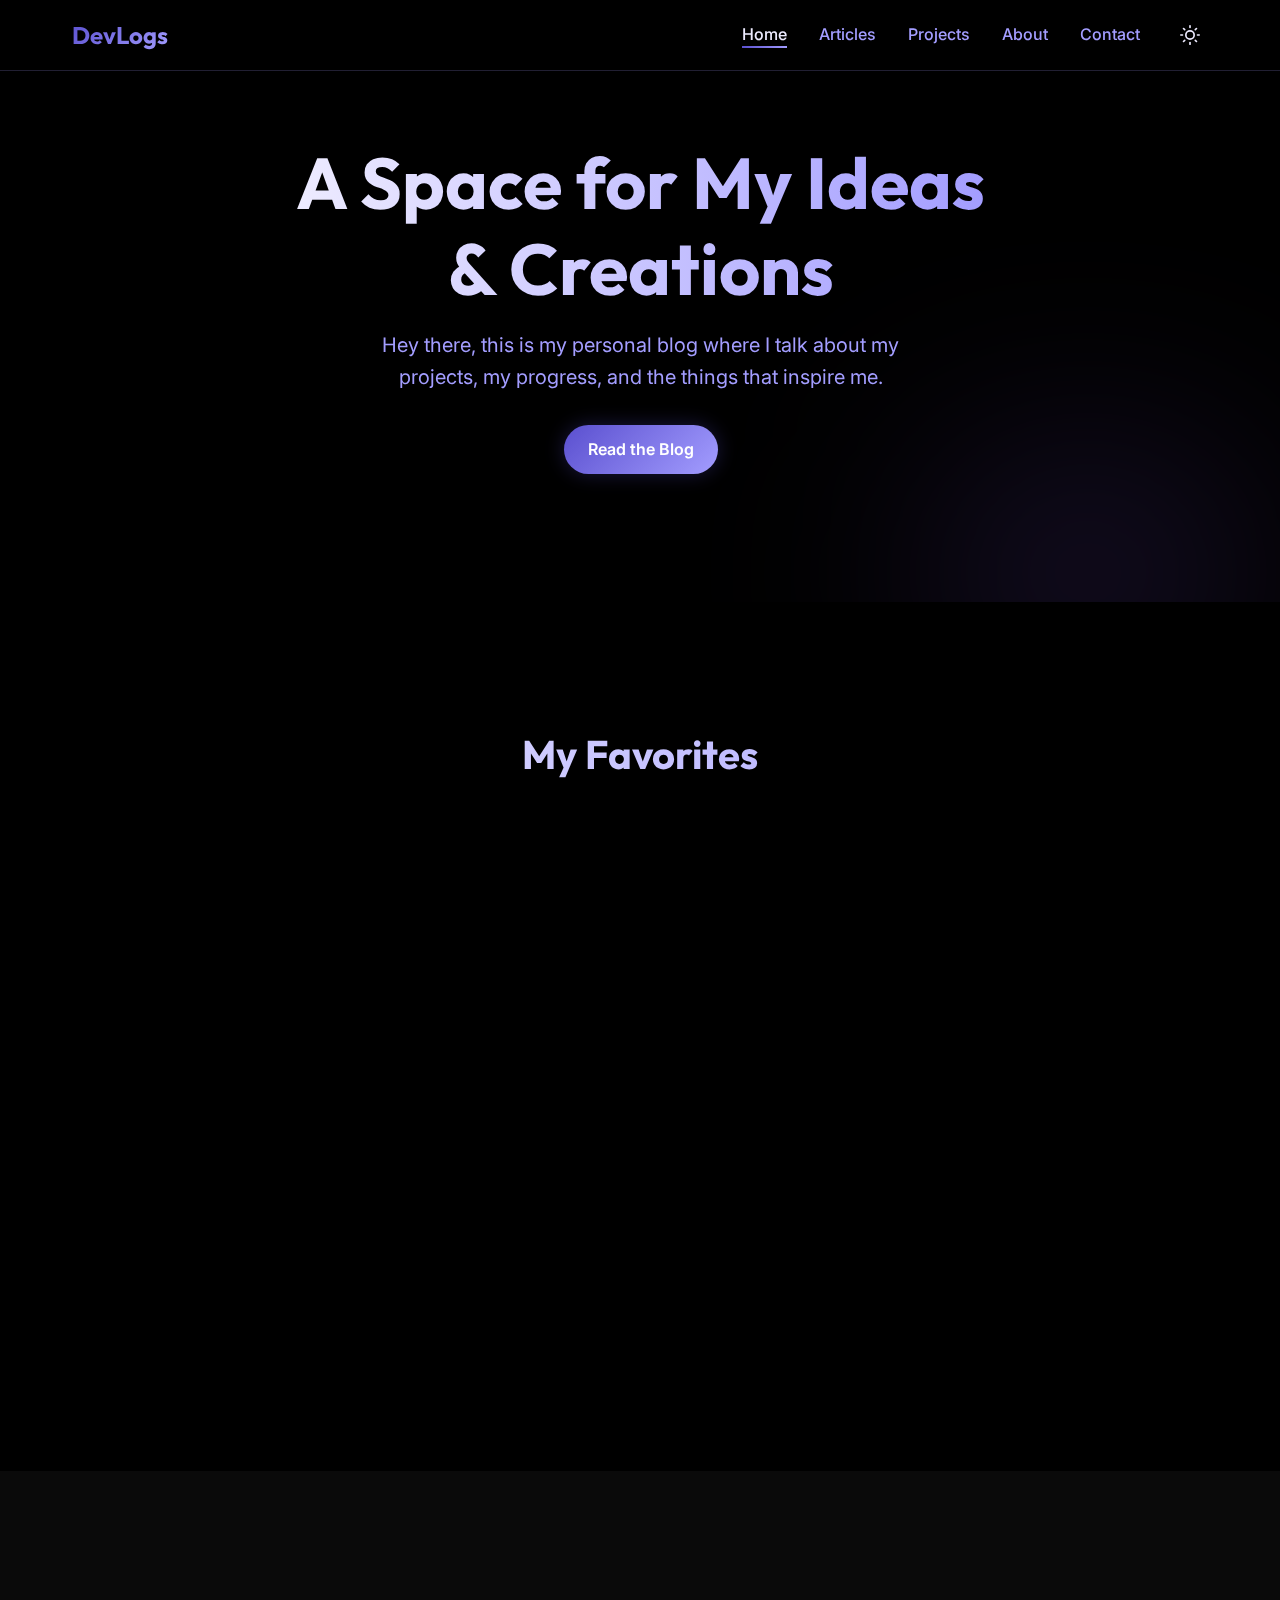
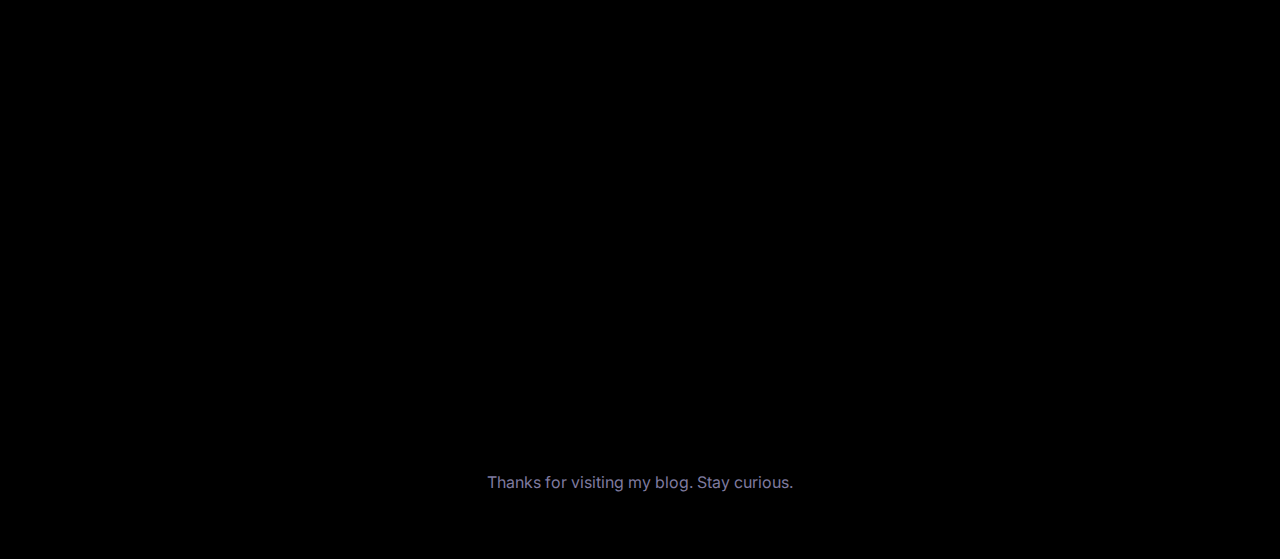
<file: index.html>
<!DOCTYPE html>
<html lang="en">

<head>
    <meta charset="UTF-8">
    <meta name="viewport" content="width=device-width, initial-scale=1.0">
    <title>DevLogs</title>
    <meta name="description"
        content="A personal space for sharing thoughts, tutorials, and ideas on technology and design.">

    <!-- Fonts -->
    <link rel="preconnect" href="https://fonts.googleapis.com">
    <link rel="preconnect" href="https://fonts.gstatic.com" crossorigin>
    <link href="https://fonts.googleapis.com/css2?family=Inter:wght@400;500;600&family=Outfit:wght@500;700&display=swap"
        rel="stylesheet">

    <!-- Styles -->
    <link rel="stylesheet" href="css/style.css">
</head>

<body>
    <!-- Navbar -->
    <nav class="navbar">
        <div class="container nav-container">
            <a href="index.html" class="logo">DevLogs</a>
            <button class="mobile-menu-btn" aria-label="Toggle Menu">☰</button>
            <ul class="nav-links">
                <li><a href="index.html" class="nav-link active">Home</a></li>
                <li><a href="blog.html" class="nav-link">Articles</a></li>
                <li><a href="projects.html" class="nav-link">Projects</a></li>
                <li><a href="index.html#about" class="nav-link">About</a></li>
                <li><a href="index.html#contact" class="nav-link">Contact</a></li>
                <li><button id="theme-toggle" class="theme-toggle" aria-label="Toggle Dark Mode"><svg
                            xmlns="http://www.w3.org/2000/svg" viewBox="0 0 24 24">
                            <circle cx="12" cy="12" r="5" />
                            <line x1="12" y1="1" x2="12" y2="3" />
                            <line x1="12" y1="21" x2="12" y2="23" />
                            <line x1="4.22" y1="4.22" x2="5.64" y2="5.64" />
                            <line x1="18.36" y1="18.36" x2="19.78" y2="19.78" />
                            <line x1="1" y1="12" x2="3" y2="12" />
                            <line x1="21" y1="12" x2="23" y2="12" />
                            <line x1="4.22" y1="19.78" x2="5.64" y2="18.36" />
                            <line x1="18.36" y1="5.64" x2="19.78" y2="4.22" />
                        </svg></button></li>
            </ul>
        </div>
    </nav>

    <!-- Hero -->
    <header class="hero">
        <div class="container hero-content reveal-squeeze">
            <h1>A Space for My Ideas<br>& Creations</h1>
            <p>Hey there, this is my personal blog where I talk about my projects, my progress,
                and the things that inspire me.</p>
            <a href="blog.html" class="btn btn-primary">Read the Blog</a>
        </div>
    </header>

    <main>
        <!-- Featured Posts -->
        <section class="featured">
            <div class="container">
                <h2 class="section-title reveal-squeeze">My Favorites</h2>
                <div class="grid">
                    <!-- Post 1 -->
                    <article class="card reveal-squeeze">
                        <div class="card-image" style="background: linear-gradient(135deg, #3b82f6, #1d4ed8);"></div>
                        <div class="card-content">
                            <div class="card-date">Oct 24, 2023</div>
                            <h3 class="card-title">The Future of Web Design</h3>
                            <p class="card-excerpt">Exploring the latest trends in UI/UX, from glassmorphism to bento
                                grids, and how to implement them effectively.</p>
                            <a href="post.html" class="card-link">Read Article &rarr;</a>
                        </div>
                    </article>

                    <!-- Post 2 -->
                    <article class="card reveal-squeeze">
                        <div class="card-image" style="background: linear-gradient(135deg, #8b5cf6, #6d28d9);"></div>
                        <div class="card-content">
                            <div class="card-date">Oct 10, 2023</div>
                            <h3 class="card-title">Mastering CSS Grid</h3>
                            <p class="card-excerpt">A deep dive into modern layout techniques. Say goodbye to floats and
                                hello to two-dimensional layouts.</p>
                            <a href="post.html" class="card-link">Read Article &rarr;</a>
                        </div>
                    </article>

                    <!-- Post 3 -->
                    <article class="card reveal-squeeze">
                        <div class="card-image" style="background: linear-gradient(135deg, #10b981, #059669);"></div>
                        <div class="card-content">
                            <div class="card-date">Sep 28, 2023</div>
                            <h3 class="card-title">Why I Switched to Linux</h3>
                            <p class="card-excerpt">My personal journey moving from Windows to a custom Arch Linux setup
                                for development.</p>
                            <a href="post.html" class="card-link">Read Article &rarr;</a>
                        </div>
                    </article>
                </div>
            </div>
        </section>

        <!-- About Section -->
        <section id="about" class="about">
            <div class="container">
                <div class="about-grid reveal-squeeze">
                    <div class="about-content">
                        <h2 class="section-title" style="text-align: left; margin-bottom: var(--spacing-sm);">About Me
                        </h2>
                        <p class="about-text">
                            Hey! I'm Zaid, a Computer Science student who loves building practical things with code. 
                            I'm currently exploring web development, cloud computing, and AI, and I use this blog to document what I learn along the way.
                        </p>
                        <p class="about-text">
                            I enjoy breaking down concepts into simple explanations, trying small projects, and sharing the mistakes and wins that happen in between.
                            If you're also learning or just curious about tech, you're in the right place.
                        </p>
                        <div class="skills">
                            <span class="skill-tag">Python</span>
                            <span class="skill-tag">AI/ML</span>
                            <span class="skill-tag">Web Dev</span>
                            <span class="skill-tag">Cloud Computing</span>
                            <span class="skill-tag">Node.js</span>
                        </div>
                    </div>
                    <div class="about-image">
                        <div class="image-placeholder"></div>
                    </div>
                </div>
            </div>
        </section>

        <!-- Contact Section -->
        <section id="contact" class="contact">
            <div class="container">
                <h2 class="section-title reveal-squeeze">Get In Touch</h2>
                <div class="contact-wrapper reveal-squeeze">
                    <form class="contact-form" action="https://formspree.io/f/xeobbevo" method="POST">
                        <div class="form-group">
                            <label for="name">Name</label>
                            <input type="text" id="name" name="name" placeholder="Your Name">
                        </div>
                        <div class="form-group">
                            <label for="email">Email</label>
                            <input type="email" id="email" name="email" placeholder="your@email.com">
                        </div>
                        <div class="form-group">
                            <label for="message">Message</label>
                            <textarea id="message" rows="5" placeholder="Say hello..."></textarea>
                        </div>
                        <button type="submit" class="btn btn-primary" style="width: 100%;">Send Message</button>
                    </form>
                </div>
            </div>
        </section>
    </main>

    <!-- Footer -->
    <footer class="footer">
        <div class="container">
            <div class="social-links">
                <a href="https://github.com/zaidnfs" target="_blank" class="social-icon" aria-label="GitHub">
                    <svg xmlns="http://www.w3.org/2000/svg" viewBox="0 0 24 24">
                        <path
                            d="M12 0c-6.626 0-12 5.373-12 12 0 5.302 3.438 9.8 8.207 11.387.599.111.793-.261.793-.577v-2.234c-3.338.726-4.033-1.416-4.033-1.416-.546-1.387-1.333-1.756-1.333-1.756-1.089-.745.083-.729.083-.729 1.205.084 1.839 1.237 1.839 1.237 1.07 1.834 2.807 1.304 3.492.997.107-.775.418-1.305.762-1.604-2.665-.305-5.467-1.334-5.467-5.931 0-1.311.469-2.381 1.236-3.221-.124-.303-.535-1.524.117-3.176 0 0 1.008-.322 3.301 1.23.957-.266 1.983-.399 3.003-.404 1.02.005 2.047.138 3.006.404 2.291-1.552 3.297-1.23 3.297-1.23.653 1.653.242 2.874.118 3.176.77.84 1.235 1.911 1.235 3.221 0 4.609-2.807 5.624-5.479 5.921.43.372.823 1.102.823 2.222v3.293c0 .319.192.694.801.576 4.765-1.589 8.199-6.086 8.199-11.386 0-6.627-5.373-12-12-12z" />
                    </svg>
                </a>
                <a href="https://www.linkedin.com/in/zaidalam-cloud-ai" target="_blank" class="social-icon" aria-label="LinkedIn">
                    <svg xmlns="http://www.w3.org/2000/svg" viewBox="0 0 24 24">
                        <path
                            d="M19 0h-14c-2.761 0-5 2.239-5 5v14c0 2.761 2.239 5 5 5h14c2.762 0 5-2.239 5-5v-14c0-2.761-2.238-5-5-5zm-11 19h-3v-11h3v11zm-1.5-12.268c-.966 0-1.75-.79-1.75-1.764s.784-1.764 1.75-1.764 1.75.79 1.75 1.764-.783 1.764-1.75 1.764zm13.5 12.268h-3v-5.604c0-3.368-4-3.113-4 0v5.604h-3v-11h3v1.765c1.396-2.586 7-2.777 7 2.476v6.759z" />
                    </svg>
                </a>
                <a href="https://www.instagram.com/za.id_al.am" target="_blank" class="social-icon" aria-label="Instagram">
                    <svg xmlns="http://www.w3.org/2000/svg" viewBox="0 0 24 24">
                        <path
                            d="M12 2.163c3.204 0 3.584.012 4.85.07 3.252.148 4.771 1.691 4.919 4.919.058 1.265.069 1.645.069 4.849 0 3.205-.012 3.584-.069 4.849-.149 3.225-1.664 4.771-4.919 4.919-1.266.058-1.644.069-4.85.069-3.204 0-3.584-.012-4.849-.069-3.26-.149-4.771-1.699-4.919-4.92-.058-1.265-.07-1.644-.07-4.849 0-3.204.013-3.583.07-4.849.149-3.227 1.664-4.771 4.919-4.919 1.266-.057 1.645-.069 4.849-.069zm0-2.163c-3.259 0-3.667.014-4.947.072-4.358.2-6.78 2.618-6.98 6.98-.059 1.281-.073 1.689-.073 4.948 0 3.259.014 3.668.072 4.948.2 4.358 2.618 6.78 6.98 6.98 1.281.058 1.689.072 4.948.072 3.259 0 3.668-.014 4.948-.072 4.354-.2 6.782-2.618 6.979-6.98.059-1.28.073-1.689.073-4.948 0-3.259-.014-3.667-.072-4.947-.196-4.354-2.617-6.78-6.979-6.98-1.281-.059-1.69-.073-4.949-.073zm0 5.838c-3.403 0-6.162 2.759-6.162 6.162s2.759 6.163 6.162 6.163 6.162-2.759 6.162-6.163c0-3.403-2.759-6.162-6.162-6.162zm0 10.162c-2.209 0-4-1.79-4-4 0-2.209 1.791-4 4-4s4 1.791 4 4c0 2.21-1.791 4-4 4zm6.406-11.845c-.796 0-1.441.645-1.441 1.44s.645 1.44 1.441 1.44c.795 0 1.439-.645 1.439-1.44s-.644-1.44-1.439-1.44z" />
                    </svg>
                </a>
            </div>
            <p>Thanks for visiting my blog. Stay curious.</p>
        </div>
    </footer>

    <script src="js/main.js"></script>
</body>

</html>
</file>
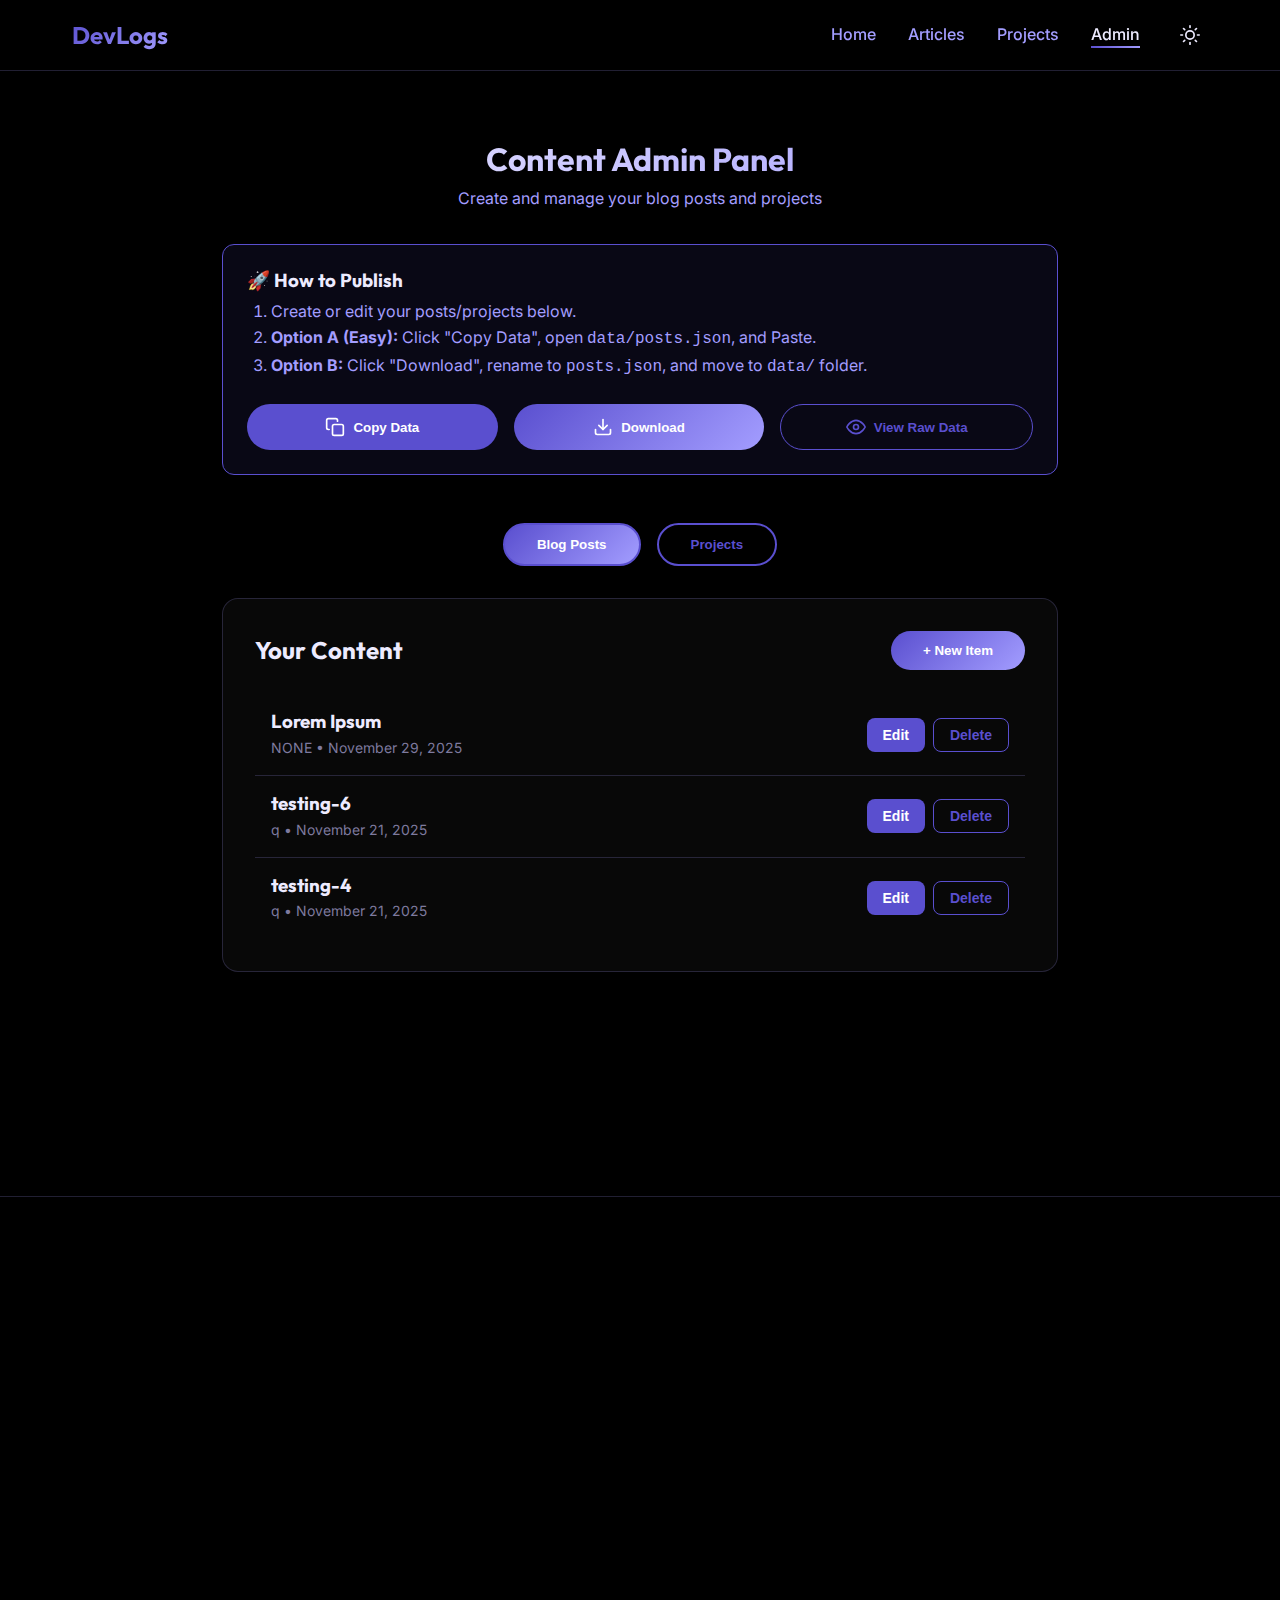
<file: admin.html>
<!DOCTYPE html>
<html lang="en">

<head>
    <meta charset="UTF-8">
    <meta name="viewport" content="width=device-width, initial-scale=1.0">
    <title>Admin Panel - DevLogs</title>
    <link rel="icon" type="image/svg+xml" href="assets/favicon.svg">
    <link rel="preconnect" href="https://fonts.googleapis.com">
    <link rel="preconnect" href="https://fonts.gstatic.com" crossorigin>
    <link href="https://fonts.googleapis.com/css2?family=Inter:wght@400;500;600&family=Outfit:wght@500;700&display=swap"
        rel="stylesheet">
    <link rel="stylesheet" href="css/style.css">
    <style>
        .admin-container {
            max-width: 900px;
            margin: 0 auto;
            padding: 140px 2rem 4rem;
        }

        .admin-header {
            text-align: center;
            margin-bottom: 3rem;
        }

        .admin-header h1 {
            background: var(--heading-gradient);
            background-clip: text;
            -webkit-background-clip: text;
            -webkit-text-fill-color: transparent;
            margin-bottom: 0.5rem;
        }

        .mode-switcher {
            display: flex;
            gap: 1rem;
            margin-bottom: 2rem;
            justify-content: center;
        }

        .mode-btn {
            padding: 0.75rem 2rem;
            border-radius: 50px;
            font-weight: 600;
            cursor: pointer;
            transition: var(--transition-fast);
            border: 2px solid var(--accent-primary);
            background: transparent;
            color: var(--accent-primary);
        }

        .mode-btn.active {
            background: var(--accent-gradient);
            color: white;
        }

        .mode-btn:hover {
            transform: translateY(-2px);
            box-shadow: 0 4px 12px rgba(90, 79, 207, 0.3);
        }

        .posts-list {
            background: var(--bg-card);
            border: 1px solid var(--border-color);
            border-radius: 16px;
            padding: 2rem;
            margin-bottom: 2rem;
        }

        .post-item {
            display: flex;
            justify-content: space-between;
            align-items: center;
            padding: 1rem;
            border-bottom: 1px solid var(--border-color);
        }

        .post-item:last-child {
            border-bottom: none;
        }

        .post-info h3 {
            color: var(--text-primary);
            margin-bottom: 0.25rem;
        }

        .post-info p {
            color: var(--text-muted);
            font-size: 0.875rem;
        }

        .post-actions {
            display: flex;
            gap: 0.5rem;
        }

        .btn-edit,
        .btn-delete {
            padding: 0.5rem 1rem;
            border-radius: 8px;
            font-weight: 600;
            cursor: pointer;
            transition: var(--transition-fast);
            font-size: 0.875rem;
        }

        .btn-edit {
            background: var(--accent-primary);
            color: white;
            border: none;
        }

        .btn-delete {
            background: transparent;
            border: 1px solid var(--accent-primary);
            color: var(--accent-primary);
        }

        .btn-delete:hover {
            background: var(--accent-primary);
            color: white;
        }

        .editor-section {
            background: var(--bg-card);
            border: 1px solid var(--border-color);
            border-radius: 16px;
            padding: 2rem;
        }

        .form-group {
            margin-bottom: 1.5rem;
        }

        .form-group label {
            display: block;
            margin-bottom: 0.5rem;
            font-weight: 600;
            color: var(--text-primary);
        }

        .form-group input,
        .form-group textarea {
            width: 100%;
            padding: 0.75rem;
            background: rgba(0, 0, 0, 0);
            border: 1px solid var(--border-color);
            border-radius: 8px;
            color: var(--text-primary);
            font-family: var(--font-body);
            font-size: 1rem;
        }

        .form-group textarea {
            min-height: 300px;
            resize: vertical;
        }

        .form-actions {
            display: flex;
            gap: 1rem;
        }

        .btn-save {
            background: var(--accent-gradient);
            color: white;
            padding: 0.75rem 2rem;
            border-radius: 50px;
            font-weight: 600;
            cursor: pointer;
            border: none;
            transition: var(--transition-fast);
        }

        .btn-save:hover {
            transform: translateY(-2px);
            box-shadow: 0 8px 20px rgba(90, 79, 207, 0.4);
        }

        .btn-cancel {
            background: transparent;
            border: 2px solid var(--border-color);
            color: var(--text-primary);
            padding: 0.75rem 2rem;
            border-radius: 50px;
            font-weight: 600;
            cursor: pointer;
            transition: var(--transition-fast);
        }

        .hidden {
            display: none;
        }

        .alert {
            padding: 1rem;
            border-radius: 8px;
            margin-bottom: 1rem;
            font-weight: 500;
        }

        .alert-success {
            background: rgba(16, 185, 129, 0.1);
            border: 1px solid #10b981;
            color: #10b981;
        }

        .alert-error {
            background: rgba(239, 68, 68, 0.1);
            border: 1px solid #ef4444;
            color: #ef4444;
        }
    </style>
</head>

<body>
    <!-- Navbar -->
    <nav class="navbar">
        <div class="container nav-container">
            <a href="index.html" class="logo">DevLogs</a>
            <button class="mobile-menu-btn" aria-label="Toggle Menu">☰</button>
            <ul class="nav-links">
                <li><a href="index.html" class="nav-link">Home</a></li>
                <li><a href="blog.html" class="nav-link">Articles</a></li>
                <li><a href="projects.html" class="nav-link">Projects</a></li>
                <li><a href="admin.html" class="nav-link active">Admin</a></li>
                <li><button id="theme-toggle" class="theme-toggle" aria-label="Toggle Dark Mode"><svg
                            xmlns="http://www.w3.org/2000/svg" viewBox="0 0 24 24">
                            <circle cx="12" cy="12" r="5" />
                            <line x1="12" y1="1" x2="12" y2="3" />
                            <line x1="12" y1="21" x2="12" y2="23" />
                            <line x1="4.22" y1="4.22" x2="5.64" y2="5.64" />
                            <line x1="18.36" y1="18.36" x2="19.78" y2="19.78" />
                            <line x1="1" y1="12" x2="3" y2="12" />
                            <line x1="21" y1="12" x2="23" y2="12" />
                            <line x1="4.22" y1="19.78" x2="5.64" y2="18.36" />
                            <line x1="18.36" y1="5.64" x2="19.78" y2="4.22" />
                        </svg></button></li>
            </ul>
        </div>
    </nav>

    <div class="admin-container">
        <div class="admin-header">
            <h1>Content Admin Panel</h1>
            <p style="color: var(--text-secondary);">Create and manage your blog posts and projects</p>

            <div
                style="margin-top: 2rem; padding: 1.5rem; background: rgba(90, 79, 207, 0.1); border: 1px solid var(--accent-primary); border-radius: 12px; text-align: left;">
                <h3 style="color: var(--text-primary); margin-bottom: 0.5rem;">🚀 How to Publish</h3>
                <ol style="color: var(--text-secondary); margin-left: 1.5rem; margin-bottom: 1.5rem;">
                    <li>Create or edit your posts/projects below.</li>
                    <li><strong>Option A (Easy):</strong> Click "Copy Data", open <code>data/posts.json</code>, and
                        Paste.</li>
                    <li><strong>Option B:</strong> Click "Download", rename to <code>posts.json</code>, and move to
                        <code>data/</code> folder.
                    </li>
                </ol>
                <div style="display: flex; gap: 1rem; flex-wrap: wrap;">
                    <button onclick="copyData()" class="btn-save"
                        style="flex: 1; display: flex; justify-content: center; align-items: center; gap: 0.5rem; background: var(--accent-primary);">
                        <svg xmlns="http://www.w3.org/2000/svg" width="20" height="20" viewBox="0 0 24 24" fill="none"
                            stroke="currentColor" stroke-width="2" stroke-linecap="round" stroke-linejoin="round">
                            <rect x="9" y="9" width="13" height="13" rx="2" ry="2"></rect>
                            <path d="M5 15H4a2 2 0 0 1-2-2V4a2 2 0 0 1 2-2h9a2 2 0 0 1 2 2v1"></path>
                        </svg>
                        Copy Data
                    </button>
                    <button onclick="downloadData()" class="btn-save"
                        style="flex: 1; display: flex; justify-content: center; align-items: center; gap: 0.5rem;">
                        <svg xmlns="http://www.w3.org/2000/svg" width="20" height="20" viewBox="0 0 24 24" fill="none"
                            stroke="currentColor" stroke-width="2" stroke-linecap="round" stroke-linejoin="round">
                            <path d="M21 15v4a2 2 0 0 1-2 2H5a2 2 0 0 1-2-2v-4"></path>
                            <polyline points="7 10 12 15 17 10"></polyline>
                            <line x1="12" y1="15" x2="12" y2="3"></line>
                        </svg>
                        Download
                    </button>
                    <button onclick="viewRawData()" class="btn-save"
                        style="flex: 1; display: flex; justify-content: center; align-items: center; gap: 0.5rem; background: transparent; border: 1px solid var(--accent-primary); color: var(--accent-primary);">
                        <svg xmlns="http://www.w3.org/2000/svg" width="20" height="20" viewBox="0 0 24 24" fill="none"
                            stroke="currentColor" stroke-width="2" stroke-linecap="round" stroke-linejoin="round">
                            <path d="M1 12s4-8 11-8 11 8 11 8-4 8-11 8-11-8-11-8z"></path>
                            <circle cx="12" cy="12" r="3"></circle>
                        </svg>
                        View Raw Data
                    </button>
                </div>

                <!-- Raw Data Container -->
                <div id="raw-data-container" class="hidden" style="margin-top: 1.5rem;">
                    <p style="margin-bottom: 0.5rem; color: var(--text-primary); font-weight: 600;">Select All (Ctrl+A)
                        and Copy (Ctrl+C):</p>
                    <textarea id="raw-data-textarea"
                        style="width: 100%; height: 200px; padding: 1rem; background: rgba(0, 0, 0, 0); border: 1px solid var(--accent-primary); border-radius: 8px; color: var(--text-primary); font-family: monospace;"
                        readonly></textarea>
                    <button onclick="document.getElementById('raw-data-container').classList.add('hidden')"
                        class="btn-cancel"
                        style="margin-top: 0.5rem; padding: 0.5rem 1rem; font-size: 0.875rem;">Close</button>
                </div>
            </div>
        </div>

        <div id="alert-container"></div>

        <!-- Mode Switcher -->
        <div class="mode-switcher">
            <button class="mode-btn active" data-mode="posts" onclick="switchMode('posts')">
                Blog Posts
            </button>
            <button class="mode-btn" data-mode="projects" onclick="switchMode('projects')">
                Projects
            </button>
        </div>

        <!-- Posts List -->
        <div class="posts-list">
            <div style="display: flex; justify-content: space-between; align-items: center; margin-bottom: 1.5rem;">
                <h2 style="color: var(--text-primary);">Your Content</h2>
                <button class="btn-save" onclick="showEditor()">+ New Item</button>
            </div>
            <div id="posts-container">
                <p style="color: var(--text-muted); text-align: center;">No items yet. Create your first one!</p>
            </div>
        </div>

        <!-- Editor Section -->
        <div id="editor-section" class="editor-section hidden">
            <h2 id="editor-title" style="color: var(--text-primary); margin-bottom: 1.5rem;">Editor</h2>
            <form id="post-form">
                <input type="hidden" id="post-id">

                <div class="form-group">
                    <label for="post-title">Title</label>
                    <input type="text" id="post-title" placeholder="Enter title here" required>
                </div>

                <div class="form-group">
                    <label for="post-excerpt">Excerpt (Short Summary)</label>
                    <textarea id="post-excerpt" style="min-height: 100px;" placeholder="Enter excerpt here" required></textarea>
                </div>

                <div class="form-group">
                    <label for="post-banner">Banner Image URL (Optional)</label>
                    <input type="url" id="post-banner" placeholder="https://example.com/image.jpg">
                </div>

                <div class="form-group" id="live-url-group" style="display: none;">
                    <label for="post-live-url">Live Project URL (Optional)</label>
                    <input type="url" id="post-live-url" placeholder="https://myproject.com">
                </div>

                <div class="form-group">
                    <label id="category-label" for="post-category">Category</label>
                    <input type="text" id="post-category" placeholder="Enter category here" required>
                </div>

                <div class="form-group">
                    <label for="post-content">Content (Supports Markdown)</label>
                    <textarea id="post-content" required
                        placeholder="Write your content here...&#10;&#10;Markdown supported:&#10;# Heading&#10;## Subheading&#10;**bold** *italic*&#10;[Link Text](https://example.com)&#10;- List item&#10;`code`"></textarea>
                </div>

                <div class="form-actions">
                    <button type="submit" class="btn-save">Save</button>
                    <button type="button" class="btn-cancel" onclick="hideEditor()">Cancel</button>
                </div>
            </form>
        </div>
    </div>
<!-- Footer -->
    <footer class="footer">
        <div class="container">
            <div class="social-links">
                <a href="https://github.com/zaidnfs" target="_blank" class="social-icon" aria-label="GitHub">
                    <svg xmlns="http://www.w3.org/2000/svg" viewBox="0 0 24 24">
                        <path
                            d="M12 0c-6.626 0-12 5.373-12 12 0 5.302 3.438 9.8 8.207 11.387.599.111.793-.261.793-.577v-2.234c-3.338.726-4.033-1.416-4.033-1.416-.546-1.387-1.333-1.756-1.333-1.756-1.089-.745.083-.729.083-.729 1.205.084 1.839 1.237 1.839 1.237 1.07 1.834 2.807 1.304 3.492.997.107-.775.418-1.305.762-1.604-2.665-.305-5.467-1.334-5.467-5.931 0-1.311.469-2.381 1.236-3.221-.124-.303-.535-1.524.117-3.176 0 0 1.008-.322 3.301 1.23.957-.266 1.983-.399 3.003-.404 1.02.005 2.047.138 3.006.404 2.291-1.552 3.297-1.23 3.297-1.23.653 1.653.242 2.874.118 3.176.77.84 1.235 1.911 1.235 3.221 0 4.609-2.807 5.624-5.479 5.921.43.372.823 1.102.823 2.222v3.293c0 .319.192.694.801.576 4.765-1.589 8.199-6.086 8.199-11.386 0-6.627-5.373-12-12-12z" />
                    </svg>
                </a>
                <a href="https://www.linkedin.com/in/zaidalam-cloud-ai" target="_blank" class="social-icon" aria-label="LinkedIn">
                    <svg xmlns="http://www.w3.org/2000/svg" viewBox="0 0 24 24">
                        <path
                            d="M19 0h-14c-2.761 0-5 2.239-5 5v14c0 2.761 2.239 5 5 5h14c2.762 0 5-2.239 5-5v-14c0-2.761-2.238-5-5-5zm-11 19h-3v-11h3v11zm-1.5-12.268c-.966 0-1.75-.79-1.75-1.764s.784-1.764 1.75-1.764 1.75.79 1.75 1.764-.783 1.764-1.75 1.764zm13.5 12.268h-3v-5.604c0-3.368-4-3.113-4 0v5.604h-3v-11h3v1.765c1.396-2.586 7-2.777 7 2.476v6.759z" />
                    </svg>
                </a>
                <a href="https://www.instagram.com/za.id_al.am" target="_blank" class="social-icon" aria-label="Instagram">
                    <svg xmlns="http://www.w3.org/2000/svg" viewBox="0 0 24 24">
                        <path
                            d="M12 2.163c3.204 0 3.584.012 4.85.07 3.252.148 4.771 1.691 4.919 4.919.058 1.265.069 1.645.069 4.849 0 3.205-.012 3.584-.069 4.849-.149 3.225-1.664 4.771-4.919 4.919-1.266.058-1.644.069-4.85.069-3.204 0-3.584-.012-4.849-.069-3.26-.149-4.771-1.699-4.919-4.92-.058-1.265-.07-1.644-.07-4.849 0-3.204.013-3.583.07-4.849.149-3.227 1.664-4.771 4.919-4.919 1.266-.057 1.645-.069 4.849-.069zm0-2.163c-3.259 0-3.667.014-4.947.072-4.358.2-6.78 2.618-6.98 6.98-.059 1.281-.073 1.689-.073 4.948 0 3.259.014 3.668.072 4.948.2 4.358 2.618 6.78 6.98 6.98 1.281.058 1.689.072 4.948.072 3.259 0 3.668-.014 4.948-.072 4.354-.2 6.782-2.618 6.979-6.98.059-1.28.073-1.689.073-4.948 0-3.259-.014-3.667-.072-4.947-.196-4.354-2.617-6.78-6.979-6.98-1.281-.059-1.69-.073-4.949-.073zm0 5.838c-3.403 0-6.162 2.759-6.162 6.162s2.759 6.163 6.162 6.163 6.162-2.759 6.162-6.163c0-3.403-2.759-6.162-6.162-6.162zm0 10.162c-2.209 0-4-1.79-4-4 0-2.209 1.791-4 4-4s4 1.791 4 4c0 2.21-1.791 4-4 4zm6.406-11.845c-.796 0-1.441.645-1.441 1.44s.645 1.44 1.441 1.44c.795 0 1.439-.645 1.439-1.44s-.644-1.44-1.439-1.44z" />
                    </svg>
                </a>
            </div>
            <p>Thanks for visiting my blog. Stay curious.</p>
        </div>
    </footer>

    <script src="js/main.js"></script>
    <script src="js/admin.js"></script>
</body>

</html>
</file>
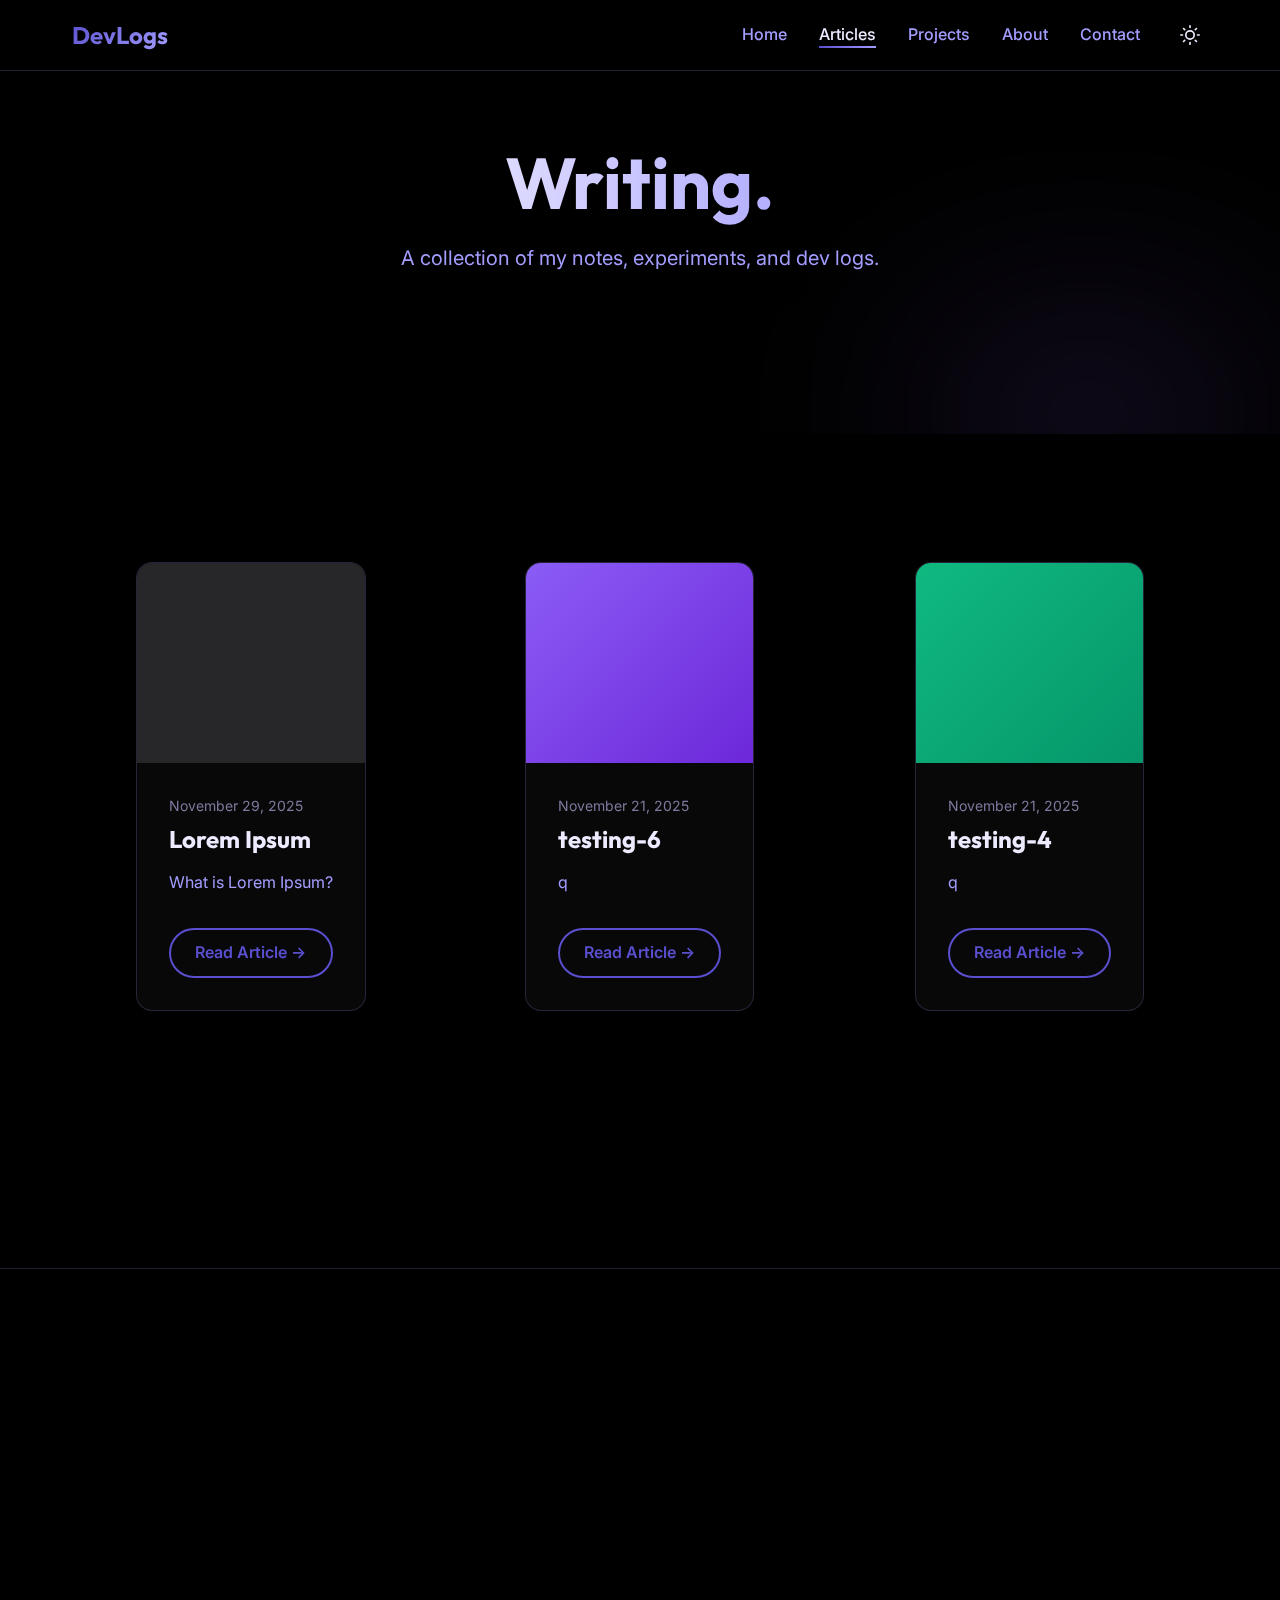
<file: blog.html>
<!DOCTYPE html>
<html lang="en">

<head>
    <meta charset="UTF-8">
    <meta name="viewport" content="width=device-width, initial-scale=1.0">
    <title>Articles | DevLogs</title>
    <meta name="description" content="Read my latest articles on web development, design, and technology.">
    <link rel="icon" type="image/svg+xml" href="assets/favicon.svg">
    <!-- Fonts -->
    <link rel="preconnect" href="https://fonts.googleapis.com">
    <link rel="preconnect" href="https://fonts.gstatic.com" crossorigin>
    <link href="https://fonts.googleapis.com/css2?family=Inter:wght@400;500;600&family=Outfit:wght@500;700&display=swap"
        rel="stylesheet">

    <!-- Styles -->
    <link rel="stylesheet" href="css/style.css">
</head>

<body>
    <!-- Navbar -->
    <nav class="navbar">
        <div class="container nav-container">
            <a href="index.html" class="logo">DevLogs</a>
            <button class="mobile-menu-btn" aria-label="Toggle Menu">☰</button>
            <ul class="nav-links">
                <li><a href="index.html" class="nav-link">Home</a></li>
                <li><a href="blog.html" class="nav-link active">Articles</a></li>
                <li><a href="projects.html" class="nav-link">Projects</a></li>
                <li><a href="index.html#about" class="nav-link">About</a></li>
                <li><a href="index.html#contact" class="nav-link">Contact</a></li>
                <li><button id="theme-toggle" class="theme-toggle" aria-label="Toggle Dark Mode"><svg
                            xmlns="http://www.w3.org/2000/svg" viewBox="0 0 24 24">
                            <circle cx="12" cy="12" r="5" />
                            <line x1="12" y1="1" x2="12" y2="3" />
                            <line x1="12" y1="21" x2="12" y2="23" />
                            <line x1="4.22" y1="4.22" x2="5.64" y2="5.64" />
                            <line x1="18.36" y1="18.36" x2="19.78" y2="19.78" />
                            <line x1="1" y1="12" x2="3" y2="12" />
                            <line x1="21" y1="12" x2="23" y2="12" />
                            <line x1="4.22" y1="19.78" x2="5.64" y2="18.36" />
                            <line x1="18.36" y1="5.64" x2="19.78" y2="4.22" />
                        </svg></button></li>
            </ul>
        </div>
    </nav>

    <!-- Hero -->
    <header class="hero hero-small">
        <div class="container hero-content reveal-squeeze">
            <h1>Writing.</h1>
            <p>A collection of my notes, experiments, and dev logs.</p>
        </div>
    </header>

    <main>
        <section class="featured">
            <div class="container">
                <div class="grid" id="blog-posts-grid">
                    <!-- Posts will be loaded dynamically by blog-loader.js -->
                </div>
            </div>
        </section>
    </main>

    <!-- Footer -->
        <footer class="footer">
        <div class="container">
            <div class="social-links">
                <a href="https://github.com/zaidnfs" target="_blank" class="social-icon" aria-label="GitHub">
                    <svg xmlns="http://www.w3.org/2000/svg" viewBox="0 0 24 24">
                        <path
                            d="M12 0c-6.626 0-12 5.373-12 12 0 5.302 3.438 9.8 8.207 11.387.599.111.793-.261.793-.577v-2.234c-3.338.726-4.033-1.416-4.033-1.416-.546-1.387-1.333-1.756-1.333-1.756-1.089-.745.083-.729.083-.729 1.205.084 1.839 1.237 1.839 1.237 1.07 1.834 2.807 1.304 3.492.997.107-.775.418-1.305.762-1.604-2.665-.305-5.467-1.334-5.467-5.931 0-1.311.469-2.381 1.236-3.221-.124-.303-.535-1.524.117-3.176 0 0 1.008-.322 3.301 1.23.957-.266 1.983-.399 3.003-.404 1.02.005 2.047.138 3.006.404 2.291-1.552 3.297-1.23 3.297-1.23.653 1.653.242 2.874.118 3.176.77.84 1.235 1.911 1.235 3.221 0 4.609-2.807 5.624-5.479 5.921.43.372.823 1.102.823 2.222v3.293c0 .319.192.694.801.576 4.765-1.589 8.199-6.086 8.199-11.386 0-6.627-5.373-12-12-12z" />
                    </svg>
                </a>
                <a href="https://www.linkedin.com/in/zaidalam-cloud-ai" target="_blank" class="social-icon" aria-label="LinkedIn">
                    <svg xmlns="http://www.w3.org/2000/svg" viewBox="0 0 24 24">
                        <path
                            d="M19 0h-14c-2.761 0-5 2.239-5 5v14c0 2.761 2.239 5 5 5h14c2.762 0 5-2.239 5-5v-14c0-2.761-2.238-5-5-5zm-11 19h-3v-11h3v11zm-1.5-12.268c-.966 0-1.75-.79-1.75-1.764s.784-1.764 1.75-1.764 1.75.79 1.75 1.764-.783 1.764-1.75 1.764zm13.5 12.268h-3v-5.604c0-3.368-4-3.113-4 0v5.604h-3v-11h3v1.765c1.396-2.586 7-2.777 7 2.476v6.759z" />
                    </svg>
                </a>
                <a href="https://www.instagram.com/za.id_al.am" target="_blank" class="social-icon" aria-label="Instagram">
                    <svg xmlns="http://www.w3.org/2000/svg" viewBox="0 0 24 24">
                        <path
                            d="M12 2.163c3.204 0 3.584.012 4.85.07 3.252.148 4.771 1.691 4.919 4.919.058 1.265.069 1.645.069 4.849 0 3.205-.012 3.584-.069 4.849-.149 3.225-1.664 4.771-4.919 4.919-1.266.058-1.644.069-4.85.069-3.204 0-3.584-.012-4.849-.069-3.26-.149-4.771-1.699-4.919-4.92-.058-1.265-.07-1.644-.07-4.849 0-3.204.013-3.583.07-4.849.149-3.227 1.664-4.771 4.919-4.919 1.266-.057 1.645-.069 4.849-.069zm0-2.163c-3.259 0-3.667.014-4.947.072-4.358.2-6.78 2.618-6.98 6.98-.059 1.281-.073 1.689-.073 4.948 0 3.259.014 3.668.072 4.948.2 4.358 2.618 6.78 6.98 6.98 1.281.058 1.689.072 4.948.072 3.259 0 3.668-.014 4.948-.072 4.354-.2 6.782-2.618 6.979-6.98.059-1.28.073-1.689.073-4.948 0-3.259-.014-3.667-.072-4.947-.196-4.354-2.617-6.78-6.979-6.98-1.281-.059-1.69-.073-4.949-.073zm0 5.838c-3.403 0-6.162 2.759-6.162 6.162s2.759 6.163 6.162 6.163 6.162-2.759 6.162-6.163c0-3.403-2.759-6.162-6.162-6.162zm0 10.162c-2.209 0-4-1.79-4-4 0-2.209 1.791-4 4-4s4 1.791 4 4c0 2.21-1.791 4-4 4zm6.406-11.845c-.796 0-1.441.645-1.441 1.44s.645 1.44 1.441 1.44c.795 0 1.439-.645 1.439-1.44s-.644-1.44-1.439-1.44z" />
                    </svg>
                </a>
            </div>
            <p>Thanks for visiting my blog. Stay curious.</p>
        </div>
    </footer>

    <script src="js/main.js"></script>
    <script src="js/blog-loader.js"></script>
</body>

</html>
</file>
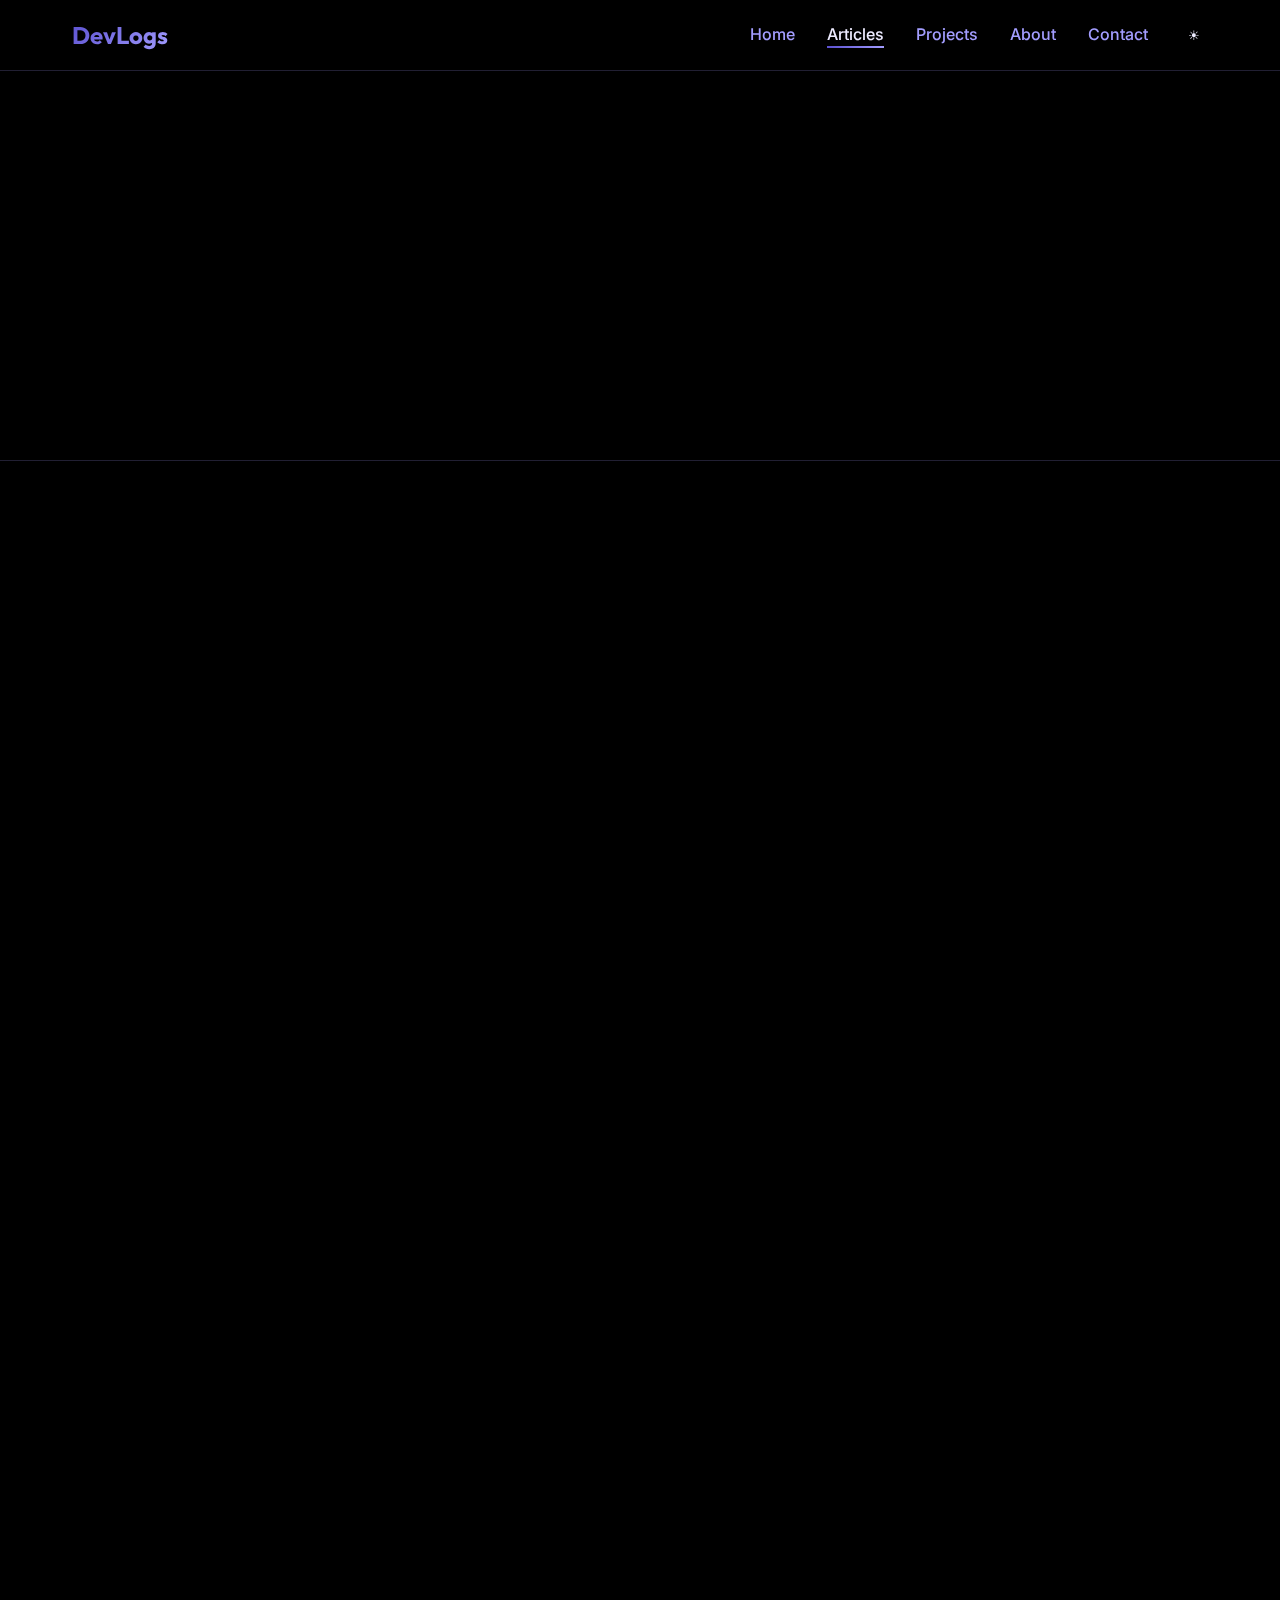
<file: post.html>
<!DOCTYPE html>
<html lang="en">

<head>
    <meta charset="UTF-8">
    <meta name="viewport" content="width=device-width, initial-scale=1.0">
    <title>Post Details | DevLogs</title>
    <meta name="description" content="Blog post details">
    <link rel="icon" type="image/svg+xml" href="assets/favicon.svg">
    <!-- Fonts -->
    <link rel="preconnect" href="https://fonts.googleapis.com">
    <link rel="preconnect" href="https://fonts.gstatic.com" crossorigin>
    <link
        href="https://fonts.googleapis.com/css2?family=Inter:wght@400;500;600;700&family=Outfit:wght@500;700&display=swap"
        rel="stylesheet">

    <!-- Styles -->
    <link rel="stylesheet" href="css/style.css">
</head>

<body>
    <!-- Navbar -->
    <nav class="navbar">
        <div class="container nav-container">
            <a href="index.html" class="logo">DevLogs</a>
            <button class="mobile-menu-btn" aria-label="Toggle Menu">☰</button>
            <ul class="nav-links">
                <li><a href="index.html" class="nav-link">Home</a></li>
                <li><a href="blog.html" class="nav-link active">Articles</a></li>
                <li><a href="projects.html" class="nav-link">Projects</a></li>
                <li><a href="index.html#about" class="nav-link">About</a></li>
                <li><a href="index.html#contact" class="nav-link">Contact</a></li>
                <li><button id="theme-toggle" class="theme-toggle" aria-label="Toggle Dark Mode">☀</button></li>
            </ul>
        </div>
    </nav>

    <!-- Post Header -->
    <header class="post-header reveal-squeeze">
        <!-- Content loaded dynamically -->
    </header>

    <main>
        <article class="container post-content reveal-squeeze">
            <!-- Content loaded dynamically -->
        </article>
    </main>

    <!-- Footer -->
    <footer class="footer">
        <div class="container">
            <div class="social-links">
                <a href="https://github.com/zaidnfs" target="_blank" class="social-icon" aria-label="GitHub">
                    <svg xmlns="http://www.w3.org/2000/svg" viewBox="0 0 24 24">
                        <path
                            d="M12 0c-6.626 0-12 5.373-12 12 0 5.302 3.438 9.8 8.207 11.387.599.111.793-.261.793-.577v-2.234c-3.338.726-4.033-1.416-4.033-1.416-.546-1.387-1.333-1.756-1.333-1.756-1.089-.745.083-.729.083-.729 1.205.084 1.839 1.237 1.839 1.237 1.07 1.834 2.807 1.304 3.492.997.107-.775.418-1.305.762-1.604-2.665-.305-5.467-1.334-5.467-5.931 0-1.311.469-2.381 1.236-3.221-.124-.303-.535-1.524.117-3.176 0 0 1.008-.322 3.301 1.23.957-.266 1.983-.399 3.003-.404 1.02.005 2.047.138 3.006.404 2.291-1.552 3.297-1.23 3.297-1.23.653 1.653.242 2.874.118 3.176.77.84 1.235 1.911 1.235 3.221 0 4.609-2.807 5.624-5.479 5.921.43.372.823 1.102.823 2.222v3.293c0 .319.192.694.801.576 4.765-1.589 8.199-6.086 8.199-11.386 0-6.627-5.373-12-12-12z" />
                    </svg>
                </a>
                <a href="https://www.linkedin.com/in/zaidalam-cloud-ai" target="_blank" class="social-icon" aria-label="LinkedIn">
                    <svg xmlns="http://www.w3.org/2000/svg" viewBox="0 0 24 24">
                        <path
                            d="M19 0h-14c-2.761 0-5 2.239-5 5v14c0 2.761 2.239 5 5 5h14c2.762 0 5-2.239 5-5v-14c0-2.761-2.238-5-5-5zm-11 19h-3v-11h3v11zm-1.5-12.268c-.966 0-1.75-.79-1.75-1.764s.784-1.764 1.75-1.764 1.75.79 1.75 1.764-.783 1.764-1.75 1.764zm13.5 12.268h-3v-5.604c0-3.368-4-3.113-4 0v5.604h-3v-11h3v1.765c1.396-2.586 7-2.777 7 2.476v6.759z" />
                    </svg>
                </a>
                <a href="https://www.instagram.com/za.id_al.am" target="_blank" class="social-icon" aria-label="Instagram">
                    <svg xmlns="http://www.w3.org/2000/svg" viewBox="0 0 24 24">
                        <path
                            d="M12 2.163c3.204 0 3.584.012 4.85.07 3.252.148 4.771 1.691 4.919 4.919.058 1.265.069 1.645.069 4.849 0 3.205-.012 3.584-.069 4.849-.149 3.225-1.664 4.771-4.919 4.919-1.266.058-1.644.069-4.85.069-3.204 0-3.584-.012-4.849-.069-3.26-.149-4.771-1.699-4.919-4.92-.058-1.265-.07-1.644-.07-4.849 0-3.204.013-3.583.07-4.849.149-3.227 1.664-4.771 4.919-4.919 1.266-.057 1.645-.069 4.849-.069zm0-2.163c-3.259 0-3.667.014-4.947.072-4.358.2-6.78 2.618-6.98 6.98-.059 1.281-.073 1.689-.073 4.948 0 3.259.014 3.668.072 4.948.2 4.358 2.618 6.78 6.98 6.98 1.281.058 1.689.072 4.948.072 3.259 0 3.668-.014 4.948-.072 4.354-.2 6.782-2.618 6.979-6.98.059-1.28.073-1.689.073-4.948 0-3.259-.014-3.667-.072-4.947-.196-4.354-2.617-6.78-6.979-6.98-1.281-.059-1.69-.073-4.949-.073zm0 5.838c-3.403 0-6.162 2.759-6.162 6.162s2.759 6.163 6.162 6.163 6.162-2.759 6.162-6.163c0-3.403-2.759-6.162-6.162-6.162zm0 10.162c-2.209 0-4-1.79-4-4 0-2.209 1.791-4 4-4s4 1.791 4 4c0 2.21-1.791 4-4 4zm6.406-11.845c-.796 0-1.441.645-1.441 1.44s.645 1.44 1.441 1.44c.795 0 1.439-.645 1.439-1.44s-.644-1.44-1.439-1.44z" />
                    </svg>
                </a>
            </div>
            <p>Thanks for visiting my blog. Stay curious.</p>
        </div>
    </footer>

    <script src="js/main.js"></script>
    <script src="js/blog-loader.js"></script>
</body>

</html>
</file>
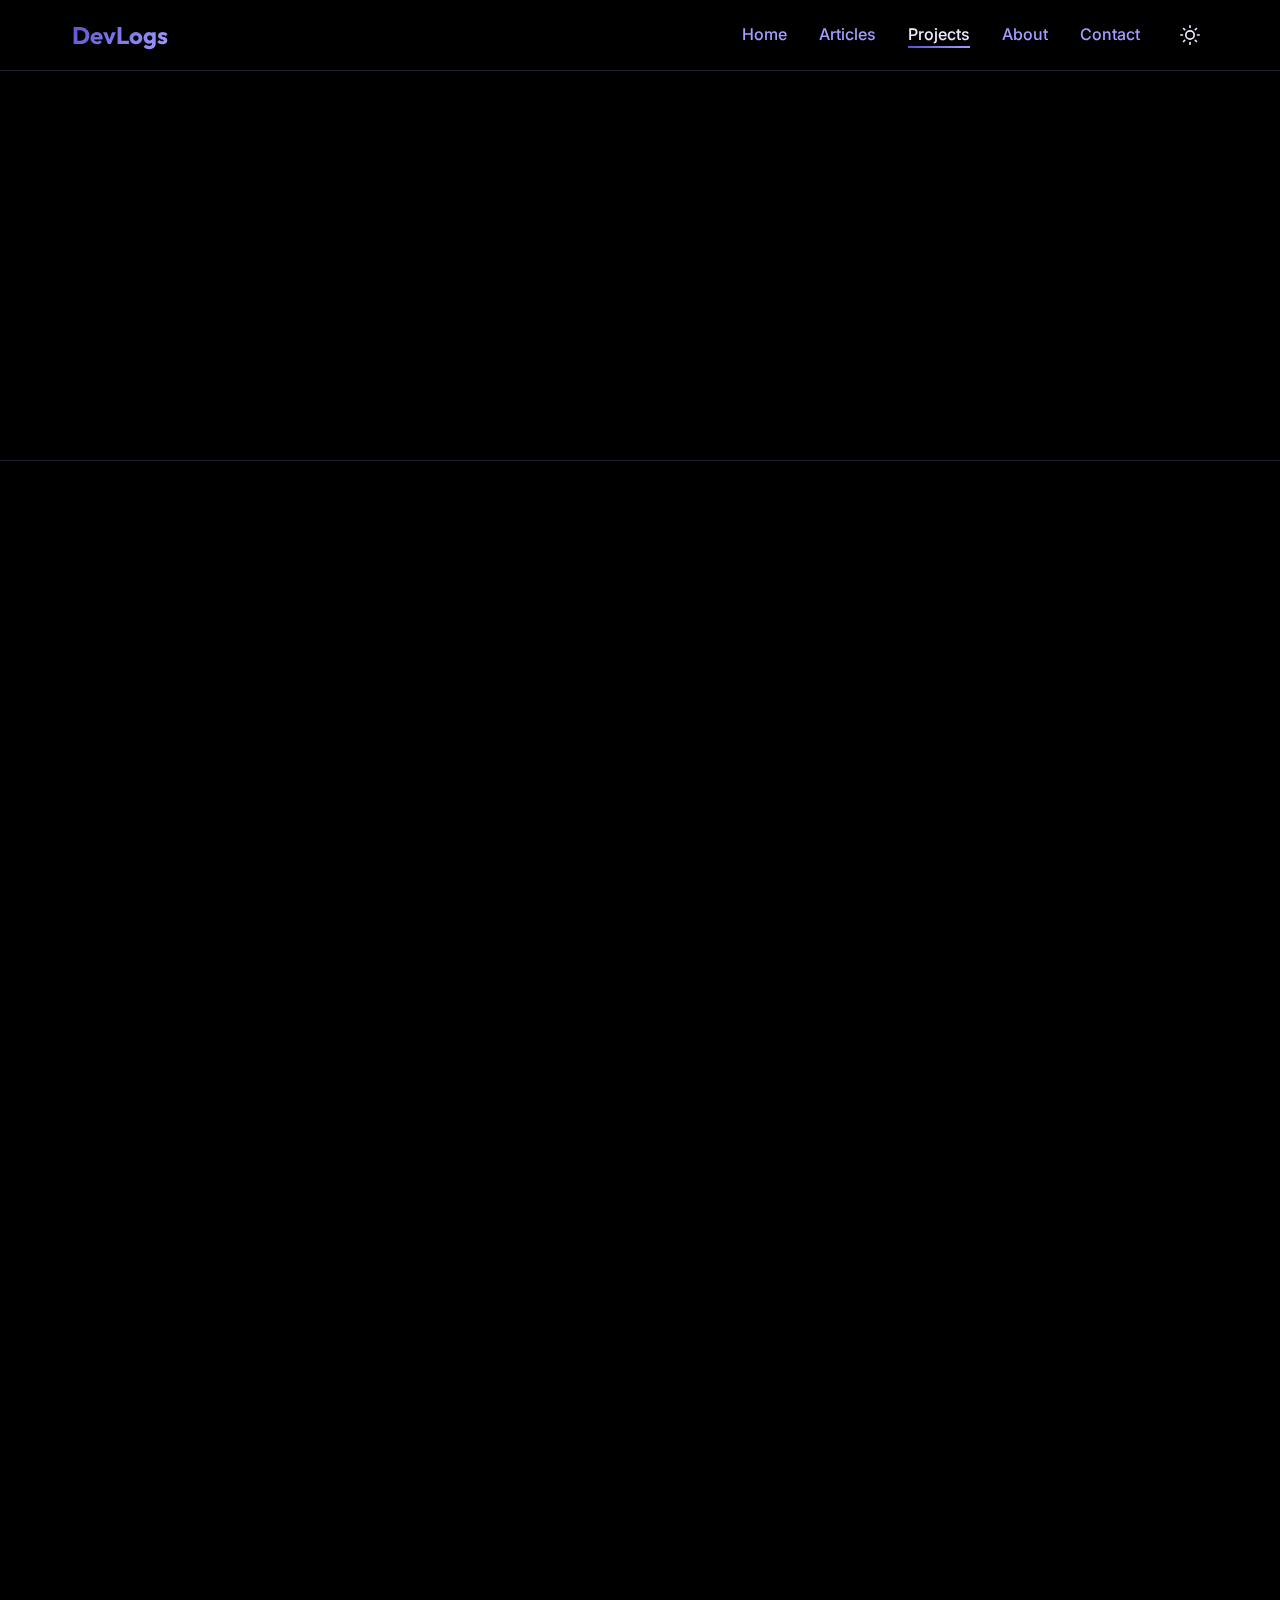
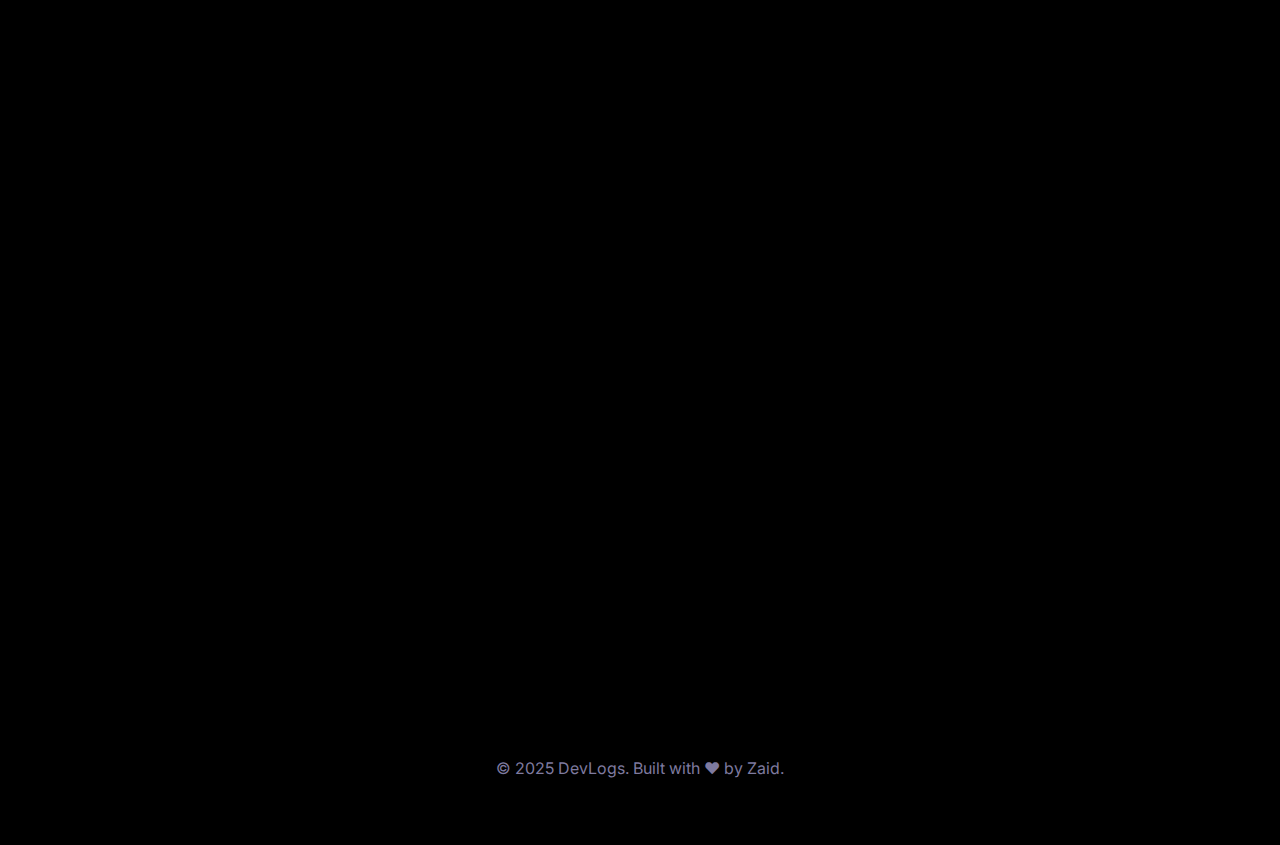
<file: project-detail.html>
<!DOCTYPE html>
<html lang="en">

<head>
    <meta charset="UTF-8">
    <meta name="viewport" content="width=device-width, initial-scale=1.0">
    <title>Project Details | DevLogs</title>
    <meta name="description" content="Detailed view of my project">
    <link rel="icon" type="image/svg+xml" href="assets/favicon.svg">
    <!-- Fonts -->
    <link rel="preconnect" href="https://fonts.googleapis.com">
    <link rel="preconnect" href="https://fonts.gstatic.com" crossorigin>
    <link href="https://fonts.googleapis.com/css2?family=Inter:wght@400;500;600&family=Outfit:wght@500;700&display=swap"
        rel="stylesheet">

    <!-- Styles -->
    <link rel="stylesheet" href="css/style.css">
</head>

<body>
    <!-- Navbar -->
    <nav class="navbar">
        <div class="container nav-container">
            <a href="index.html" class="logo">DevLogs</a>
            <button class="mobile-menu-btn" aria-label="Toggle Menu">☰</button>
            <ul class="nav-links">
                <li><a href="index.html" class="nav-link">Home</a></li>
                <li><a href="blog.html" class="nav-link">Articles</a></li>
                <li><a href="projects.html" class="nav-link active">Projects</a></li>
                <li><a href="index.html#about" class="nav-link">About</a></li>
                <li><a href="index.html#contact" class="nav-link">Contact</a></li>
                <li><button id="theme-toggle" class="theme-toggle" aria-label="Toggle Dark Mode"><svg
                            xmlns="http://www.w3.org/2000/svg" viewBox="0 0 24 24">
                            <circle cx="12" cy="12" r="5" />
                            <line x1="12" y1="1" x2="12" y2="3" />
                            <line x1="12" y1="21" x2="12" y2="23" />
                            <line x1="4.22" y1="4.22" x2="5.64" y2="5.64" />
                            <line x1="18.36" y1="18.36" x2="19.78" y2="19.78" />
                            <line x1="1" y1="12" x2="3" y2="12" />
                            <line x1="21" y1="12" x2="23" y2="12" />
                            <line x1="4.22" y1="19.78" x2="5.64" y2="18.36" />
                            <line x1="18.36" y1="5.64" x2="19.78" y2="4.22" />
                        </svg></button></li>
            </ul>
        </div>
    </nav>

    <!-- Project Header -->
    <header class="post-header reveal-squeeze">
        <!-- Content loaded dynamically -->
    </header>

    <!-- Project Content -->
    <main>
        <article class="post-content reveal-squeeze">
            <!-- Content loaded dynamically -->
        </article>
    </main>

    <!-- Footer -->
        <footer class="footer">
        <div class="container">
            <div class="social-links">
                <a href="https://github.com" target="_blank" class="social-icon" aria-label="GitHub">
                    <svg xmlns="http://www.w3.org/2000/svg" viewBox="0 0 24 24">
                        <path d="M12 0c-6.626 0-12 5.373-12 12 0 5.302 3.438 9.8 8.207 11.387.599.111.793-.261.793-.577v-2.234c-3.338.726-4.033-1.416-4.033-1.416-.546-1.387-1.333-1.756-1.333-1.756-1.089-.745.083-.729.083-.729 1.205.084 1.839 1.237 1.839 1.237 1.07 1.834 2.807 1.304 3.492.997.107-.775.418-1.305.762-1.604-2.665-.305-5.467-1.334-5.467-5.931 0-1.311.469-2.381 1.236-3.221-.124-.303-.535-1.524.117-3.176 0 0 1.008-.322 3.301 1.23.957-.266 1.983-.399 3.003-.404 1.02.005 2.047.138 3.006.404 2.291-1.552 3.297-1.23 3.297-1.23.653 1.653.242 2.874.118 3.176.77.84 1.235 1.911 1.235 3.221 0 4.609-2.807 5.624-5.479 5.921.43.372.823 1.102.823 2.222v3.293c0 .319.192.694.801.576 4.765-1.589 8.199-6.086 8.199-11.386 0-6.627-5.373-12-12-12z"/>
                    </svg>
                </a>
                <a href="https://linkedin.com" target="_blank" class="social-icon" aria-label="LinkedIn">
                    <svg xmlns="http://www.w3.org/2000/svg" viewBox="0 0 24 24">
                        <path d="M19 0h-14c-2.761 0-5 2.239-5 5v14c0 2.761 2.239 5 5 5h14c2.762 0 5-2.239 5-5v-14c0-2.761-2.238-5-5-5zm-11 19h-3v-11h3v11zm-1.5-12.268c-.966 0-1.75-.79-1.75-1.764s.784-1.764 1.75-1.764 1.75.79 1.75 1.764-.783 1.764-1.75 1.764zm13.5 12.268h-3v-5.604c0-3.368-4-3.113-4 0v5.604h-3v-11h3v1.765c1.396-2.586 7-2.777 7 2.476v6.759z"/>
                    </svg>
                </a>
                <a href="https://instagram.com" target="_blank" class="social-icon" aria-label="Instagram">
                    <svg xmlns="http://www.w3.org/2000/svg" viewBox="0 0 24 24">
                        <path d="M12 2.163c3.204 0 3.584.012 4.85.07 3.252.148 4.771 1.691 4.919 4.919.058 1.265.069 1.645.069 4.849 0 3.205-.012 3.584-.069 4.849-.149 3.225-1.664 4.771-4.919 4.919-1.266.058-1.644.069-4.85.069-3.204 0-3.584-.012-4.849-.069-3.26-.149-4.771-1.699-4.919-4.92-.058-1.265-.07-1.644-.07-4.849 0-3.204.013-3.583.07-4.849.149-3.227 1.664-4.771 4.919-4.919 1.266-.057 1.645-.069 4.849-.069zm0-2.163c-3.259 0-3.667.014-4.947.072-4.358.2-6.78 2.618-6.98 6.98-.059 1.281-.073 1.689-.073 4.948 0 3.259.014 3.668.072 4.948.2 4.358 2.618 6.78 6.98 6.98 1.281.058 1.689.072 4.948.072 3.259 0 3.668-.014 4.948-.072 4.354-.2 6.782-2.618 6.979-6.98.059-1.28.073-1.689.073-4.948 0-3.259-.014-3.667-.072-4.947-.196-4.354-2.617-6.78-6.979-6.98-1.281-.059-1.69-.073-4.949-.073zm0 5.838c-3.403 0-6.162 2.759-6.162 6.162s2.759 6.163 6.162 6.163 6.162-2.759 6.162-6.163c0-3.403-2.759-6.162-6.162-6.162zm0 10.162c-2.209 0-4-1.79-4-4 0-2.209 1.791-4 4-4s4 1.791 4 4c0 2.21-1.791 4-4 4zm6.406-11.845c-.796 0-1.441.645-1.441 1.44s.645 1.44 1.441 1.44c.795 0 1.439-.645 1.439-1.44s-.644-1.44-1.439-1.44z"/>
                    </svg>
                </a>
            </div>
            <p>&copy; 2025 DevLogs. Built with &hearts; by Zaid.</p>
        </div>
    </footer>

    <script src="js/main.js"></script>
    <script src="js/blog-loader.js"></script>
</body>

</html>
</file>
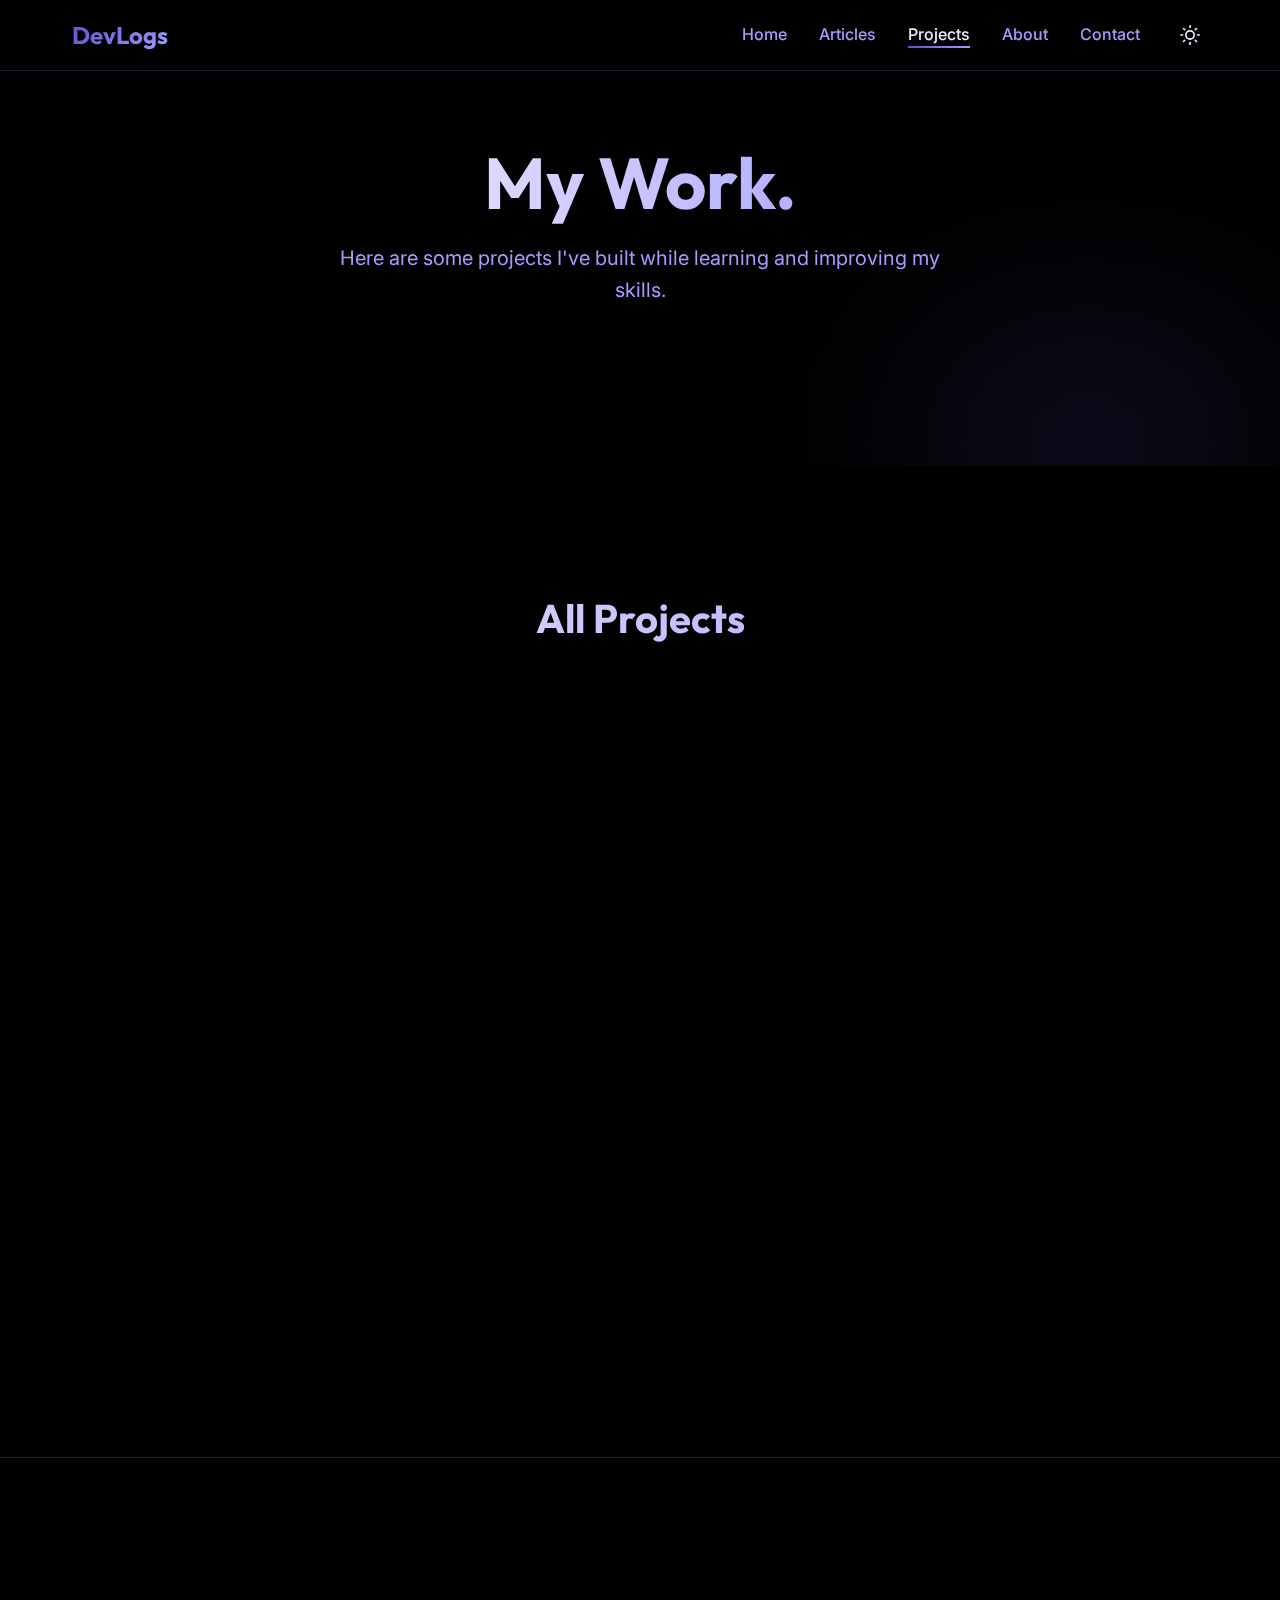
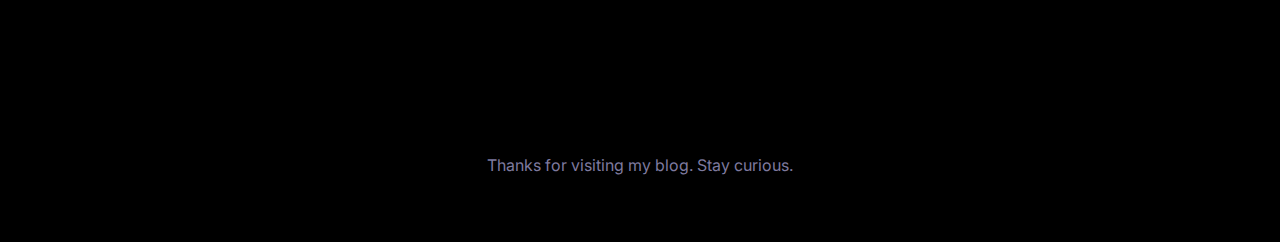
<file: projects.html>
<!DOCTYPE html>
<html lang="en">

<head>
    <meta charset="UTF-8">
    <meta name="viewport" content="width=device-width, initial-scale=1.0">
    <title>Projects | DevLogs</title>
    <meta name="description" content="A showcase of my coding projects and experiments.">
    <link rel="icon" type="image/svg+xml" href="assets/favicon.svg">
    <!-- Fonts -->
    <link rel="preconnect" href="https://fonts.googleapis.com">
    <link rel="preconnect" href="https://fonts.gstatic.com" crossorigin>
    <link href="https://fonts.googleapis.com/css2?family=Inter:wght@400;500;600&family=Outfit:wght@500;700&display=swap"
        rel="stylesheet">

    <!-- Styles -->
    <link rel="stylesheet" href="css/style.css">
</head>

<body>
    <!-- Navbar -->
    <nav class="navbar">
        <div class="container nav-container">
            <a href="index.html" class="logo">DevLogs</a>
            <button class="mobile-menu-btn" aria-label="Toggle Menu">☰</button>
            <ul class="nav-links">
                <li><a href="index.html" class="nav-link">Home</a></li>
                <li><a href="blog.html" class="nav-link">Articles</a></li>
                <li><a href="projects.html" class="nav-link active">Projects</a></li>
                <li><a href="index.html#about" class="nav-link">About</a></li>
                <li><a href="index.html#contact" class="nav-link">Contact</a></li>
                <li><button id="theme-toggle" class="theme-toggle" aria-label="Toggle Dark Mode"><svg
                            xmlns="http://www.w3.org/2000/svg" viewBox="0 0 24 24">
                            <circle cx="12" cy="12" r="5" />
                            <line x1="12" y1="1" x2="12" y2="3" />
                            <line x1="12" y1="21" x2="12" y2="23" />
                            <line x1="4.22" y1="4.22" x2="5.64" y2="5.64" />
                            <line x1="18.36" y1="18.36" x2="19.78" y2="19.78" />
                            <line x1="1" y1="12" x2="3" y2="12" />
                            <line x1="21" y1="12" x2="23" y2="12" />
                            <line x1="4.22" y1="19.78" x2="5.64" y2="18.36" />
                            <line x1="18.36" y1="5.64" x2="19.78" y2="4.22" />
                        </svg></button></li>
            </ul>
        </div>
    </nav>

    <!-- Hero -->
    <header class="hero hero-small">
        <div class="container hero-content reveal-squeeze">
            <h1>My Work.</h1>
            <p>Here are some projects I've built while learning and improving my skills.</p>
        </div>
    </header>

    <main>
        <section class="featured">
            <div class="container">
                <h2 class="section-title reveal-squeeze">All Projects</h2>
                <div class="grid" id="projects-grid">
                    <!-- Projects will be loaded dynamically by blog-loader.js -->
                </div>
            </div>
        </section>
    </main>

    <!-- Footer -->
        <footer class="footer">
        <div class="container">
            <div class="social-links">
                <a href="https://github.com/zaidnfs" target="_blank" class="social-icon" aria-label="GitHub">
                    <svg xmlns="http://www.w3.org/2000/svg" viewBox="0 0 24 24">
                        <path
                            d="M12 0c-6.626 0-12 5.373-12 12 0 5.302 3.438 9.8 8.207 11.387.599.111.793-.261.793-.577v-2.234c-3.338.726-4.033-1.416-4.033-1.416-.546-1.387-1.333-1.756-1.333-1.756-1.089-.745.083-.729.083-.729 1.205.084 1.839 1.237 1.839 1.237 1.07 1.834 2.807 1.304 3.492.997.107-.775.418-1.305.762-1.604-2.665-.305-5.467-1.334-5.467-5.931 0-1.311.469-2.381 1.236-3.221-.124-.303-.535-1.524.117-3.176 0 0 1.008-.322 3.301 1.23.957-.266 1.983-.399 3.003-.404 1.02.005 2.047.138 3.006.404 2.291-1.552 3.297-1.23 3.297-1.23.653 1.653.242 2.874.118 3.176.77.84 1.235 1.911 1.235 3.221 0 4.609-2.807 5.624-5.479 5.921.43.372.823 1.102.823 2.222v3.293c0 .319.192.694.801.576 4.765-1.589 8.199-6.086 8.199-11.386 0-6.627-5.373-12-12-12z" />
                    </svg>
                </a>
                <a href="https://www.linkedin.com/in/zaidalam-cloud-ai" target="_blank" class="social-icon" aria-label="LinkedIn">
                    <svg xmlns="http://www.w3.org/2000/svg" viewBox="0 0 24 24">
                        <path
                            d="M19 0h-14c-2.761 0-5 2.239-5 5v14c0 2.761 2.239 5 5 5h14c2.762 0 5-2.239 5-5v-14c0-2.761-2.238-5-5-5zm-11 19h-3v-11h3v11zm-1.5-12.268c-.966 0-1.75-.79-1.75-1.764s.784-1.764 1.75-1.764 1.75.79 1.75 1.764-.783 1.764-1.75 1.764zm13.5 12.268h-3v-5.604c0-3.368-4-3.113-4 0v5.604h-3v-11h3v1.765c1.396-2.586 7-2.777 7 2.476v6.759z" />
                    </svg>
                </a>
                <a href="https://www.instagram.com/za.id_al.am" target="_blank" class="social-icon" aria-label="Instagram">
                    <svg xmlns="http://www.w3.org/2000/svg" viewBox="0 0 24 24">
                        <path
                            d="M12 2.163c3.204 0 3.584.012 4.85.07 3.252.148 4.771 1.691 4.919 4.919.058 1.265.069 1.645.069 4.849 0 3.205-.012 3.584-.069 4.849-.149 3.225-1.664 4.771-4.919 4.919-1.266.058-1.644.069-4.85.069-3.204 0-3.584-.012-4.849-.069-3.26-.149-4.771-1.699-4.919-4.92-.058-1.265-.07-1.644-.07-4.849 0-3.204.013-3.583.07-4.849.149-3.227 1.664-4.771 4.919-4.919 1.266-.057 1.645-.069 4.849-.069zm0-2.163c-3.259 0-3.667.014-4.947.072-4.358.2-6.78 2.618-6.98 6.98-.059 1.281-.073 1.689-.073 4.948 0 3.259.014 3.668.072 4.948.2 4.358 2.618 6.78 6.98 6.98 1.281.058 1.689.072 4.948.072 3.259 0 3.668-.014 4.948-.072 4.354-.2 6.782-2.618 6.979-6.98.059-1.28.073-1.689.073-4.948 0-3.259-.014-3.667-.072-4.947-.196-4.354-2.617-6.78-6.979-6.98-1.281-.059-1.69-.073-4.949-.073zm0 5.838c-3.403 0-6.162 2.759-6.162 6.162s2.759 6.163 6.162 6.163 6.162-2.759 6.162-6.163c0-3.403-2.759-6.162-6.162-6.162zm0 10.162c-2.209 0-4-1.79-4-4 0-2.209 1.791-4 4-4s4 1.791 4 4c0 2.21-1.791 4-4 4zm6.406-11.845c-.796 0-1.441.645-1.441 1.44s.645 1.44 1.441 1.44c.795 0 1.439-.645 1.439-1.44s-.644-1.44-1.439-1.44z" />
                    </svg>
                </a>
            </div>
            <p>Thanks for visiting my blog. Stay curious.</p>
        </div>
    </footer>

    <script src="js/main.js"></script>
    <script src="js/blog-loader.js"></script>
</body>

</html>
</file>
<file: css/style.css>
@import 'variables.css';

/* =========================================
   1. Reset & Base
   ========================================= */
*,
*::before,
*::after {
    box-sizing: border-box;
    margin: 0;
    padding: 0;
}

html {
    scroll-behavior: smooth;
    font-size: 16px;
}

body {
    font-family: var(--font-body);
    background-color: var(--bg-primary);
    color: var(--text-primary);
    line-height: 1.6;
    overflow-x: hidden;
    -webkit-font-smoothing: antialiased;
}

a {
    text-decoration: none;
    color: inherit;
    transition: var(--transition-fast);
}

ul {
    list-style: none;
}

img {
    max-width: 100%;
    display: block;
}

/* =========================================
   2. Typography
   ========================================= */
h1,
h2,
h3,
h4,
h5,
h6 {
    font-family: var(--font-heading);
    line-height: 1.2;
    color: var(--text-primary);
}

.section-title {
    font-size: 2.5rem;
    margin-bottom: var(--spacing-lg);
    text-align: center;
    background: var(--heading-gradient);
    background-clip: text;
    -webkit-background-clip: text;
    -webkit-text-fill-color: transparent;
}

/* =========================================
   3. Layout & Utilities
   ========================================= */
.container {
    max-width: 1200px;
    margin: 0 auto;
    padding: 0 var(--spacing-md);
}

.grid {
    display: grid;
    grid-template-columns: repeat(auto-fit, minmax(300px, 1fr));
    gap: var(--spacing-md);
}

/* =========================================
   4. Components
   ========================================= */

/* Buttons */
.btn {
    display: inline-block;
    padding: 0.75rem 1.5rem;
    border-radius: 50px;
    font-weight: 600;
    cursor: pointer;
    transition: var(--transition-fast);
    border: none;
}

.btn-primary {
    background: var(--accent-gradient);
    color: white;
    box-shadow: var(--shadow-glow);
}

.btn-primary:hover {
    transform: translateY(-2px);
    box-shadow: 0 0 30px rgba(59, 130, 246, 0.3);
}

/* Navbar */
.navbar {
    position: fixed;
    top: 0;
    left: 0;
    width: 100%;
    padding: var(--spacing-sm) 0;
    background: var(--bg-glass);
    backdrop-filter: blur(10px);
    z-index: 1000;
    border-bottom: 1px solid var(--border-color);
}

.nav-container {
    display: flex;
    justify-content: space-between;
    align-items: center;
}

.logo {
    font-family: var(--font-heading);
    font-size: 1.5rem;
    font-weight: 700;
    background: var(--accent-gradient);
    background-clip: text;
    -webkit-background-clip: text;
    -webkit-text-fill-color: transparent;
}

.nav-links {
    display: flex;
    gap: var(--spacing-md);
    align-items: center;
}

.nav-link {
    font-weight: 500;
    color: var(--text-secondary);
    position: relative;
}

.nav-link:hover,
.nav-link.active {
    color: var(--text-primary);
}

.nav-link::after {
    content: '';
    position: absolute;
    bottom: -4px;
    left: 0;
    width: 0;
    height: 2px;
    background: var(--accent-gradient);
    transition: width 0.3s ease;
}

.nav-link:hover::after,
.nav-link.active::after {
    width: 100%;
}

.theme-toggle {
    background: none;
    border: none;
    color: var(--text-primary);
    cursor: pointer;
    padding: 0.5rem;
    border-radius: 50%;
    transition: all 0.3s ease;
    display: flex;
    align-items: center;
    justify-content: center;
}

.theme-toggle svg {
    width: 20px;
    height: 20px;
    stroke: currentColor;
    fill: none;
    stroke-width: 2;
    stroke-linecap: round;
    stroke-linejoin: round;
}

.theme-toggle:hover {
    background: rgba(125, 125, 125, 0.15);
    color: var(--accent-primary);
}

/* Hero Section */
.hero {
    position: relative;
    padding-top: 140px;
    padding-bottom: var(--spacing-xl);
    overflow: hidden;
    min-height: 60vh;
    display: flex;
    align-items: center;
    justify-content: center;
    text-align: center;
}

.hero-small {
    min-height: 40vh;
}

.hero::after {
    content: '';
    position: absolute;
    bottom: -20%;
    right: -10%;
    width: 50%;
    height: 50%;
    background: radial-gradient(circle, rgba(139, 92, 246, 0.2) 0%, rgba(0, 0, 0, 0) 70%);
    filter: blur(100px);
    z-index: -1;
}

.hero-content h1 {
    font-size: 4.5rem;
    margin-bottom: var(--spacing-sm);
    background: var(--heading-gradient);
    background-clip: text;
    -webkit-background-clip: text;
    -webkit-text-fill-color: transparent;
}

.hero-content p {
    font-size: 1.25rem;
    color: var(--text-secondary);
    max-width: 600px;
    margin: 0 auto var(--spacing-md);
}

/* Cards */
.card {
    background: var(--bg-card);
    border: 1px solid var(--border-color);
    border-radius: 16px;
    overflow: hidden;
    transition: var(--transition-smooth);
    display: flex;
    flex-direction: column;
    max-width: 400px;
    margin: 0 auto;
}

.card:hover {
    transform: translateY(-8px);
    border-color: var(--accent-primary);
    box-shadow: var(--shadow-glow);
}

.card-image {
    height: 200px;
    background: #27272a;
    position: relative;
}

.card-content {
    padding: var(--spacing-md);
    flex: 1;
    display: flex;
    flex-direction: column;
}

.card-date {
    font-size: 0.875rem;
    color: var(--text-muted);
    margin-bottom: var(--spacing-xs);
}

.card-title {
    font-family: var(--font-heading);
    font-size: 1.5rem;
    margin-bottom: var(--spacing-sm);
}

.card-excerpt {
    color: var(--text-secondary);
    margin-bottom: var(--spacing-md);
    flex: 1;
}

.card-link {
    color: var(--accent-primary);
    font-weight: 600;
    display: inline-flex;
    align-items: center;
    gap: 0.5rem;
    padding: 0.65rem 1.5rem;
    border: 2px solid var(--accent-primary);
    border-radius: 50px;
    transition: all 0.3s cubic-bezier(0.4, 0, 0.2, 1);
    background: transparent;
    position: relative;
    overflow: hidden;
    z-index: 1;
}

.card-link::before {
    content: '';
    position: absolute;
    top: 0;
    left: 0;
    width: 0;
    height: 100%;
    background: var(--accent-gradient);
    transition: width 0.3s cubic-bezier(0.4, 0, 0.2, 1);
    z-index: -1;
}

.card-link:hover {
    color: #ffffff;
    gap: 0.75rem;
    transform: translateY(-2px);
    box-shadow: 0 8px 20px rgba(90, 79, 207, 0.4);
    border-color: var(--accent-secondary);
}

.card-link:hover::before {
    width: 100%;
}

/* About Section */
.about {
    padding: var(--spacing-xl) 0;
    background: var(--bg-secondary);
}

.about-grid {
    display: grid;
    grid-template-columns: 1fr 1fr;
    gap: var(--spacing-lg);
    align-items: center;
}

.about-text {
    color: var(--text-secondary);
    margin-bottom: var(--spacing-sm);
    font-size: 1.125rem;
}

.skills {
    display: flex;
    flex-wrap: wrap;
    gap: 0.75rem;
    margin-top: var(--spacing-md);
}

.skill-tag {
    background: rgba(255, 255, 255, 0.05);
    border: 1px solid var(--border-color);
    padding: 0.5rem 1rem;
    border-radius: 50px;
    font-size: 0.875rem;
    color: var(--text-primary);
    transition: var(--transition-fast);
}

.skill-tag-small {
    font-size: 0.75rem;
    padding: 0.25rem 0.75rem;
}

.skill-tag:hover {
    border-color: var(--accent-primary);
    background: rgba(59, 130, 246, 0.1);
}

.about-image {
    position: relative;
}

.image-placeholder {
    width: 100%;
    aspect-ratio: 1;
    background: linear-gradient(135deg, #27272a, #18181b);
    border-radius: 24px;
    position: relative;
    overflow: hidden;
}

.image-placeholder::after {
    content: '';
    position: absolute;
    inset: 0;
    background: radial-gradient(circle at 50% 50%, rgba(59, 130, 246, 0.1), transparent 70%);
}

/* Contact Section */
.contact {
    padding: var(--spacing-xl) 0;
}

.contact-wrapper {
    max-width: 600px;
    margin: 0 auto;
}

.contact-form {
    background: var(--bg-card);
    padding: var(--spacing-lg);
    border-radius: 24px;
    border: 1px solid var(--border-color);
    backdrop-filter: blur(10px);
}

.form-group {
    margin-bottom: var(--spacing-md);
}

.form-group label {
    display: block;
    margin-bottom: 0.5rem;
    font-weight: 500;
    color: var(--text-primary);
}

.form-group input,
.form-group textarea {
    width: 100%;
    padding: 1rem;
    background: rgba(255, 255, 255, 0.05);
    border: 1px solid var(--border-color);
    border-radius: 12px;
    color: var(--text-primary);
    font-family: var(--font-body);
    font-size: 1rem;
    transition: var(--transition-fast);
}

.form-group input:focus,
.form-group textarea:focus {
    outline: none;
    border-color: var(--accent-primary);
    box-shadow: 0 0 0 4px rgba(59, 130, 246, 0.1);
    background: rgba(0, 0, 0, 0.4);
}

/* Footer */
.footer {
    padding: var(--spacing-lg) 0;
    border-top: 1px solid var(--border-color);
    text-align: center;
    color: var(--text-muted);
    margin-top: var(--spacing-xl);
}

/* Post Specific Styles */
.post-header {
    padding-top: 140px;
    padding-bottom: var(--spacing-lg);
    text-align: center;
    max-width: 800px;
    margin: 0 auto;
}

.post-meta {
    color: var(--accent-primary);
    font-weight: 600;
    margin-bottom: var(--spacing-sm);
    text-transform: uppercase;
    letter-spacing: 1px;
    font-size: 0.875rem;
}

.post-title {
    font-family: var(--font-heading);
    font-size: 3.5rem;
    line-height: 1.1;
    margin-bottom: var(--spacing-md);
    background: var(--heading-gradient);
    background-clip: text;
    -webkit-background-clip: text;
    -webkit-text-fill-color: transparent;
}

.post-content {
    max-width: 700px;
    margin: 0 auto;
    padding-bottom: var(--spacing-xl);
    font-size: 1.125rem;
    color: #d4d4d8;
}

.post-content p {
    margin-bottom: var(--spacing-md);
}

.post-content h2 {
    font-family: var(--font-heading);
    font-size: 2rem;
    margin-top: var(--spacing-lg);
    margin-bottom: var(--spacing-sm);
    color: var(--text-primary);
}

.post-content h3 {
    font-family: var(--font-heading);
    font-size: 1.5rem;
    margin-top: var(--spacing-md);
    margin-bottom: var(--spacing-sm);
    color: var(--text-primary);
}

.post-content ul {
    list-style: disc;
    padding-left: var(--spacing-md);
    margin-bottom: var(--spacing-md);
}

.post-content li {
    margin-bottom: 0.5rem;
}

.post-image {
    width: 100%;
    height: 400px;
    background: linear-gradient(135deg, #3b82f6, #1d4ed8);
    border-radius: 16px;
    margin-bottom: var(--spacing-lg);
}

/* Featured Posts */
.featured {
    padding: var(--spacing-xl) 0;
}

/* Reveal Animations */
.reveal-squeeze {
    opacity: 0;
    transform: scale(0.8) translateY(20px);
    transform-origin: bottom center;
    transition: opacity 0.8s cubic-bezier(0.25, 0.46, 0.45, 0.94),
        transform 0.8s cubic-bezier(0.25, 0.46, 0.45, 0.94);
    will-change: transform, opacity;
}

.reveal-squeeze.active {
    opacity: 1;
    transform: scale(1) translateY(0);
}

/* Staggered Delays */
.grid .card:nth-child(1) {
    transition-delay: 0s;
}

.grid .card:nth-child(2) {
    transition-delay: 0.1s;
}

.grid .card:nth-child(3) {
    transition-delay: 0.2s;
}

.grid .card:nth-child(4) {
    transition-delay: 0.3s;
}

.grid .card:nth-child(5) {
    transition-delay: 0.4s;
}

.grid .card:nth-child(6) {
    transition-delay: 0.5s;
}

/* =========================================
   6. Responsive & Mobile Menu
   ========================================= */
.mobile-menu-btn {
    display: none;
    background: none;
    border: none;
    color: var(--text-primary);
    font-size: 1.5rem;
    cursor: pointer;
    z-index: 1001;
}

@media (max-width: 768px) {
    .hero-content h1 {
        font-size: 3rem;
    }

    .post-title {
        font-size: 2.5rem;
    }

    .mobile-menu-btn {
        display: block;
    }

    .nav-links {
        position: fixed;
        top: 0;
        right: -100%;
        width: 70%;
        height: 100vh;
        background: var(--bg-primary);
        flex-direction: column;
        justify-content: center;
        align-items: center;
        transition: right 0.3s ease-in-out;
        box-shadow: -5px 0 15px rgba(0, 0, 0, 0.5);
        padding: 2rem;
        gap: 2rem;
        border-left: 1px solid var(--border-color);
    }

    .nav-links.active {
        right: 0;
    }

    .about-grid {
        grid-template-columns: 1fr;
        text-align: center;
    }

    .about-content .section-title {
        text-align: center !important;
    }

    .skills {
        justify-content: center;
    }

    .contact-form {
        padding: var(--spacing-md);
    }
}
</file>
